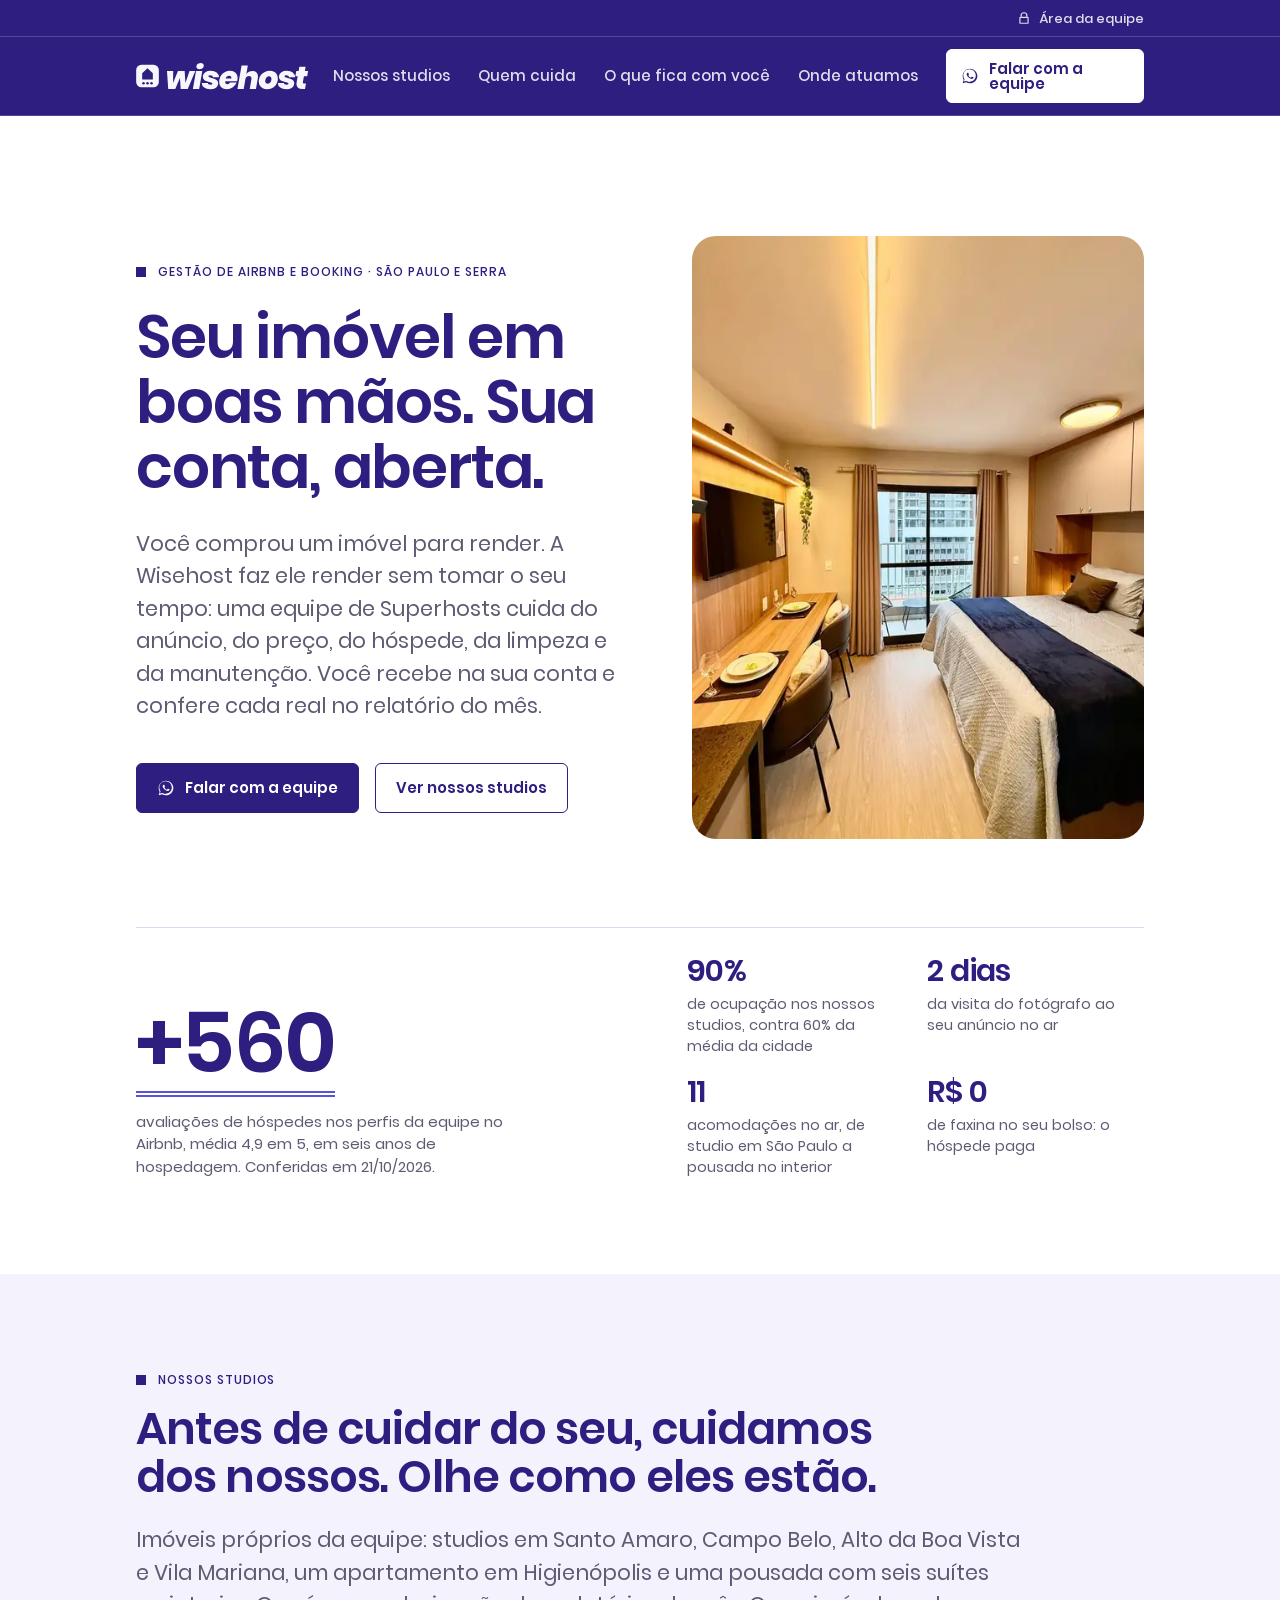
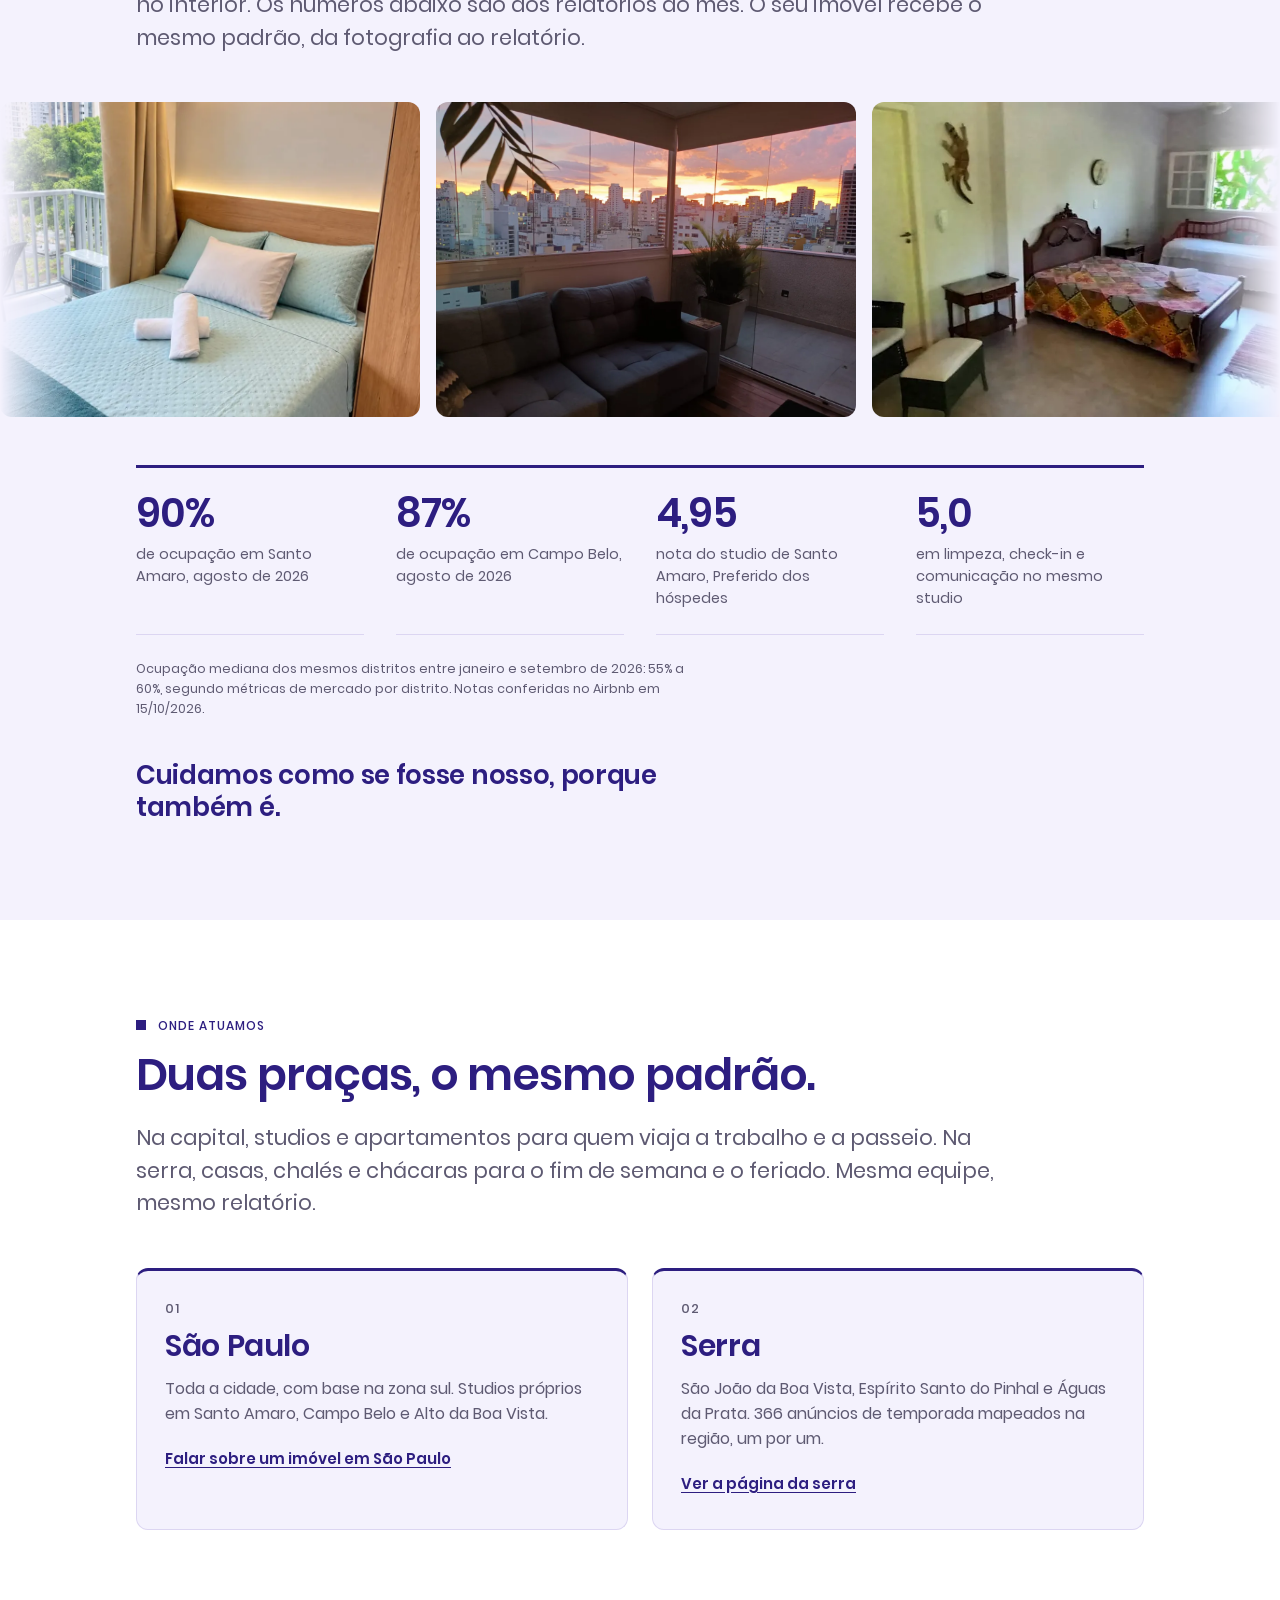
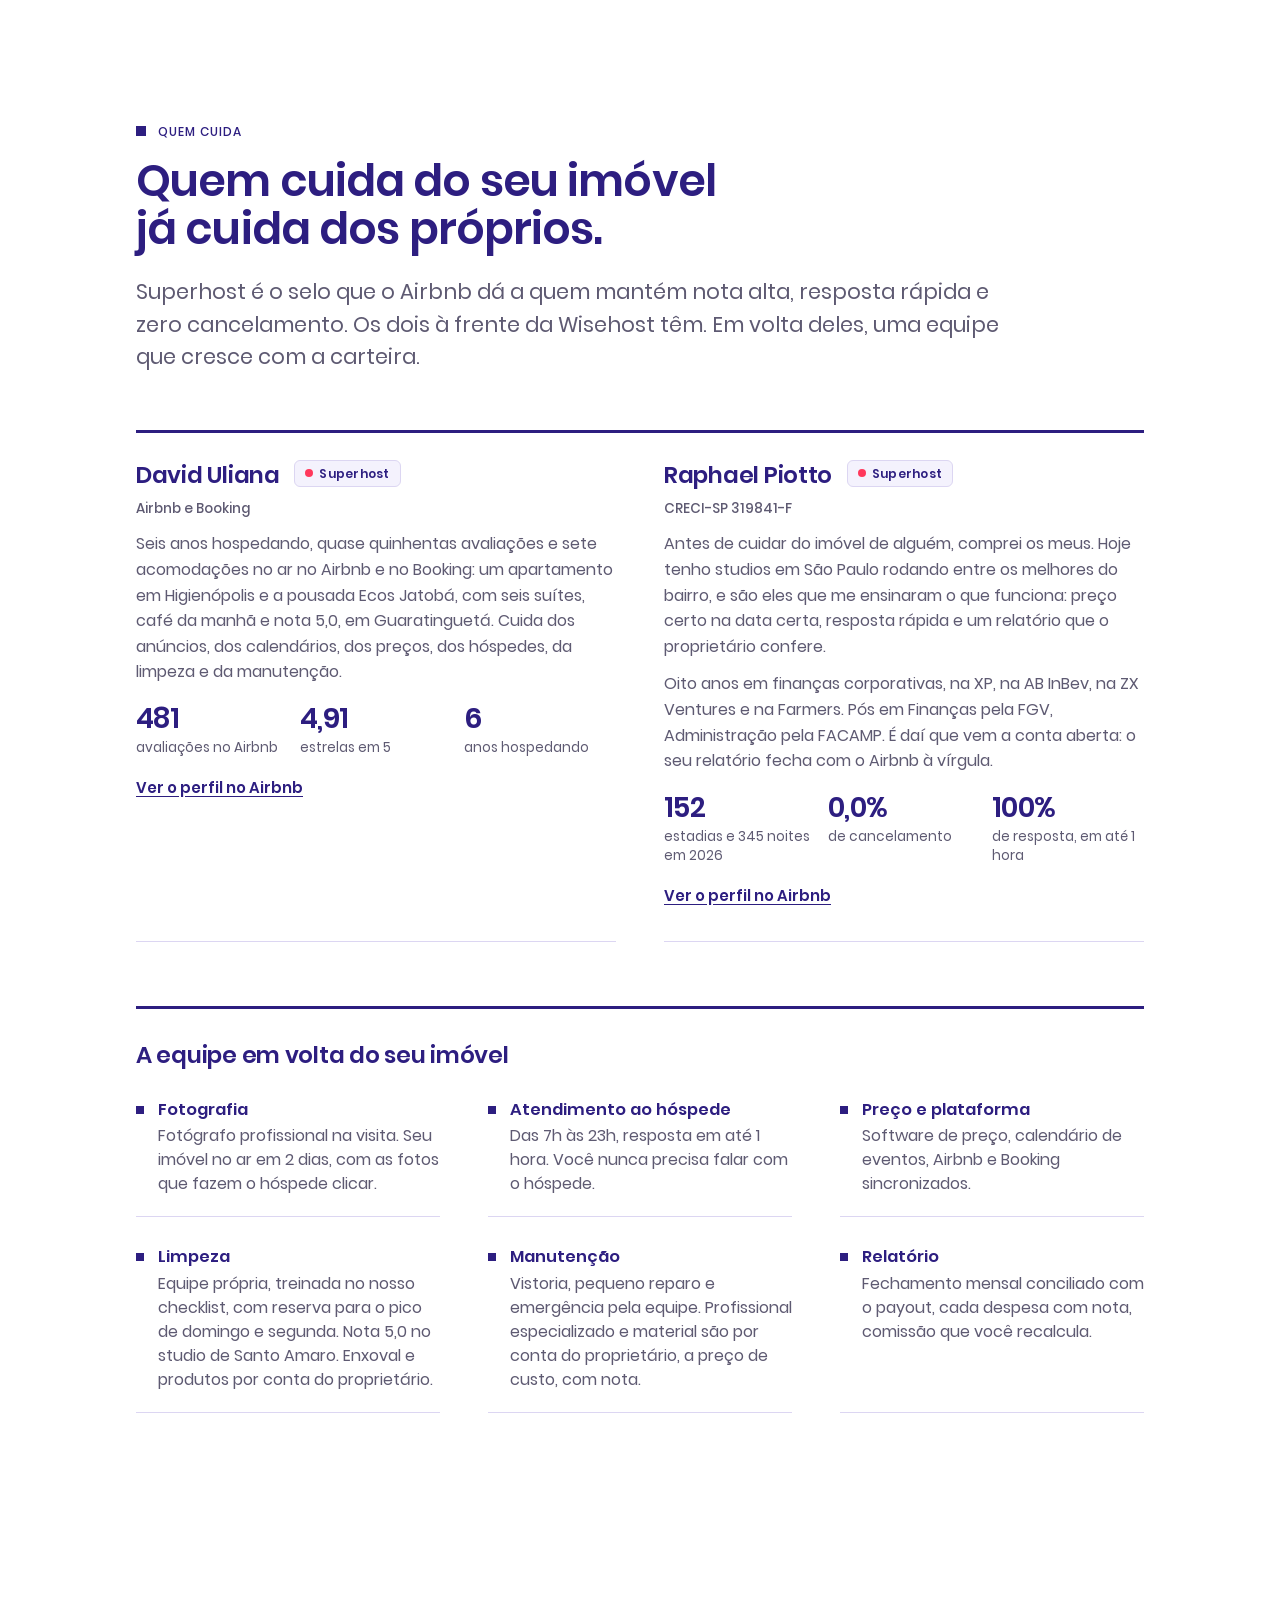
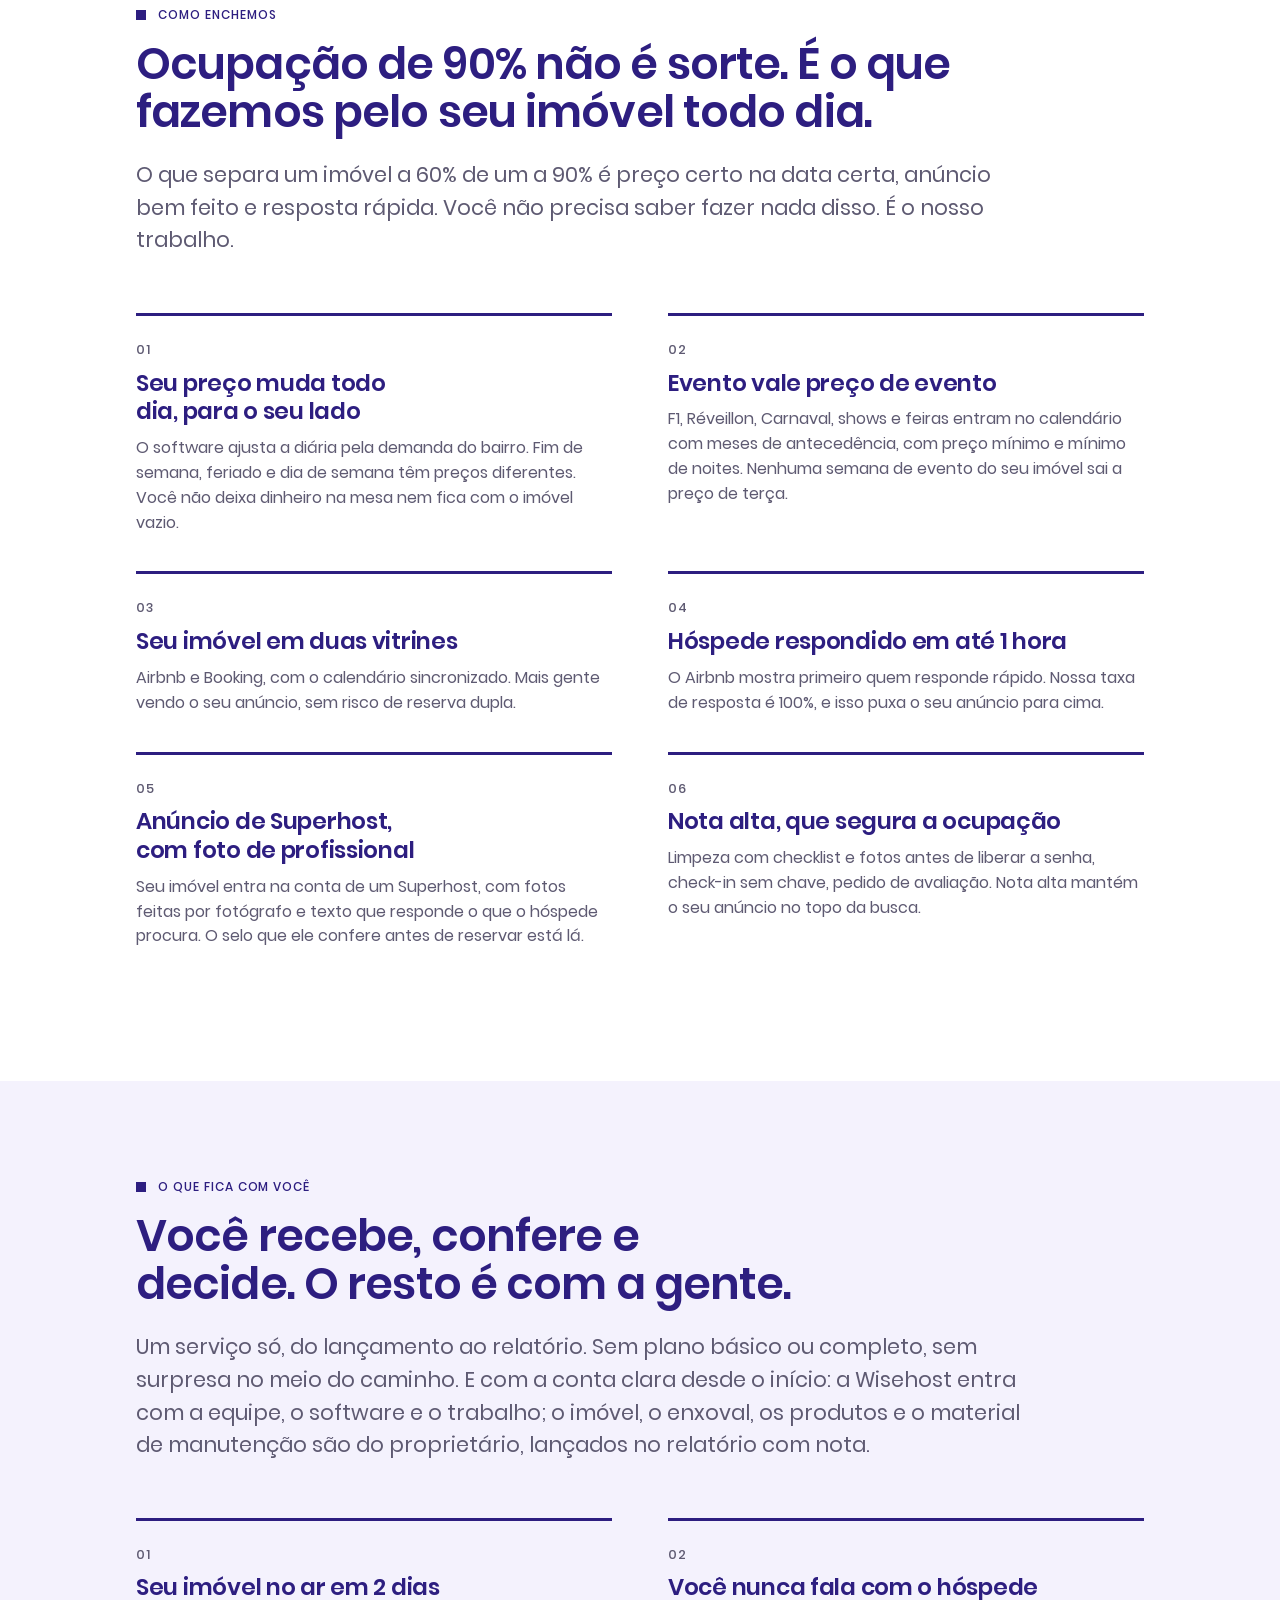
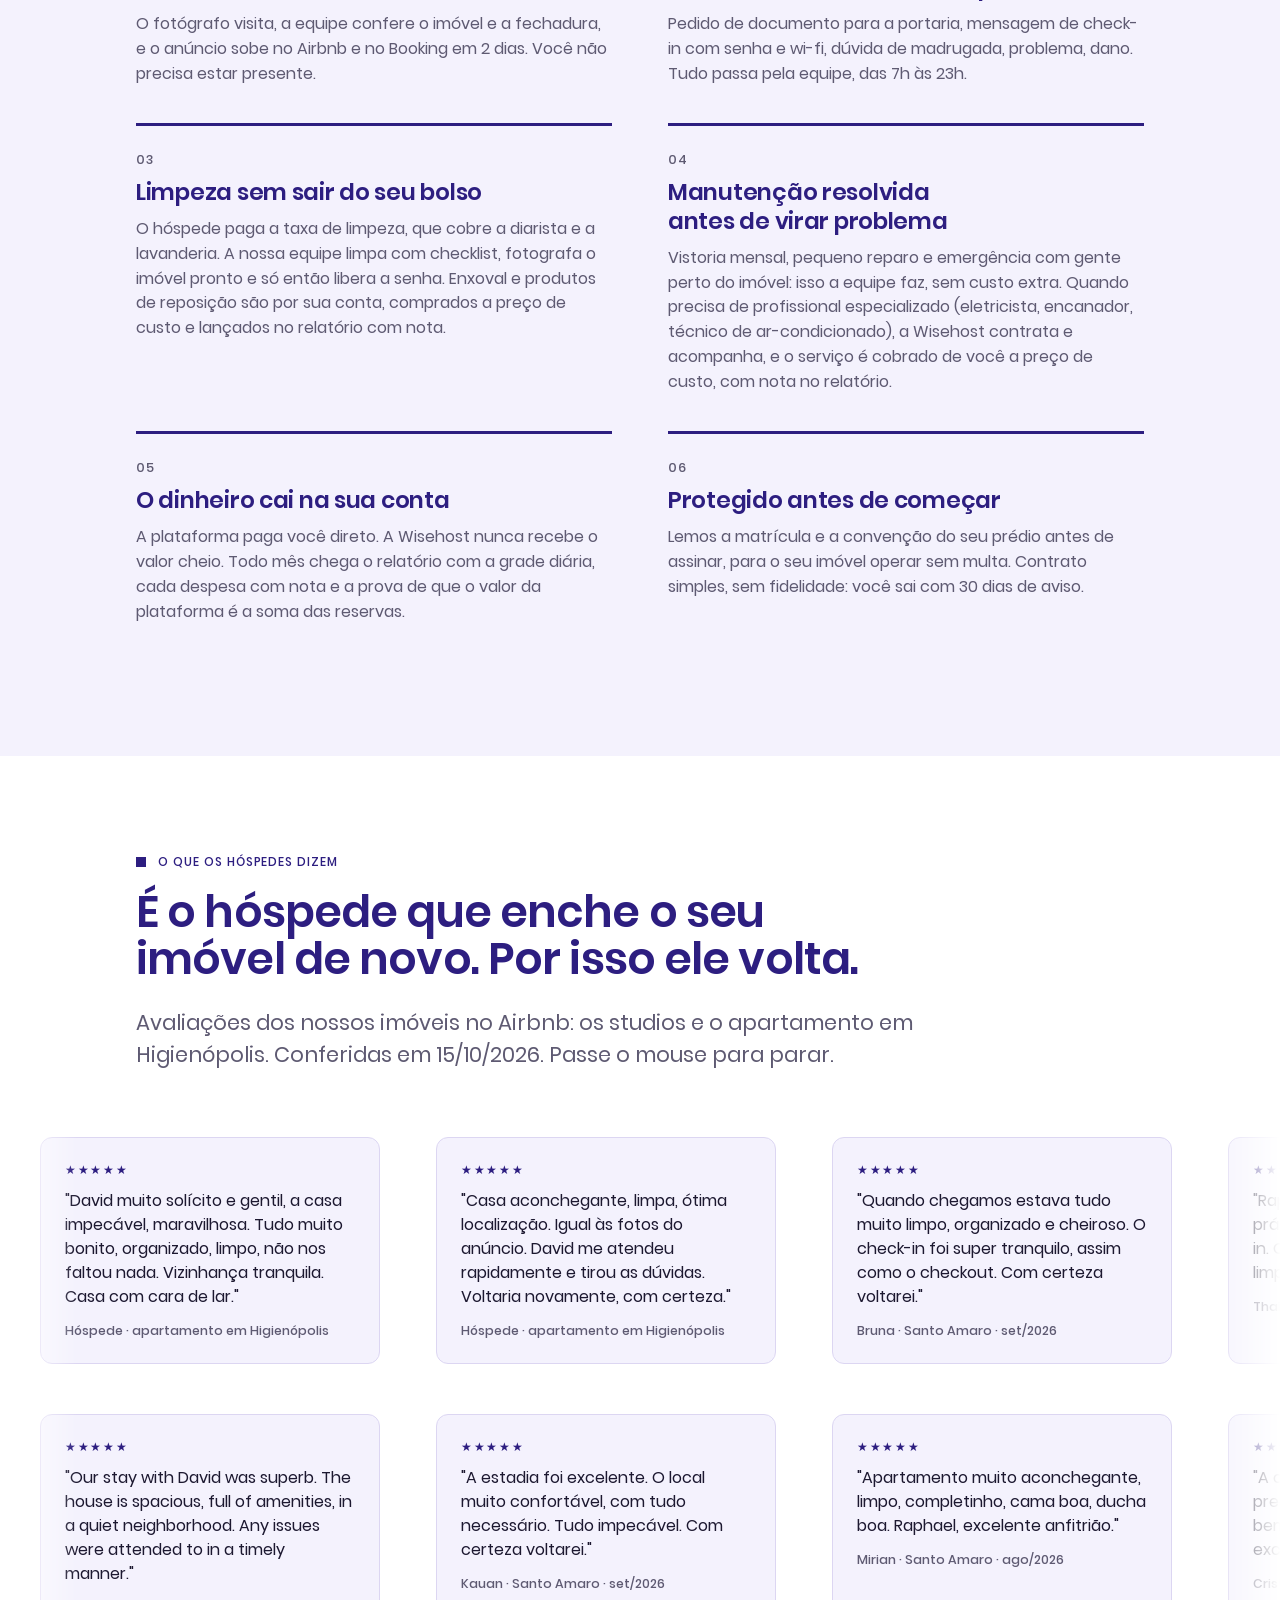
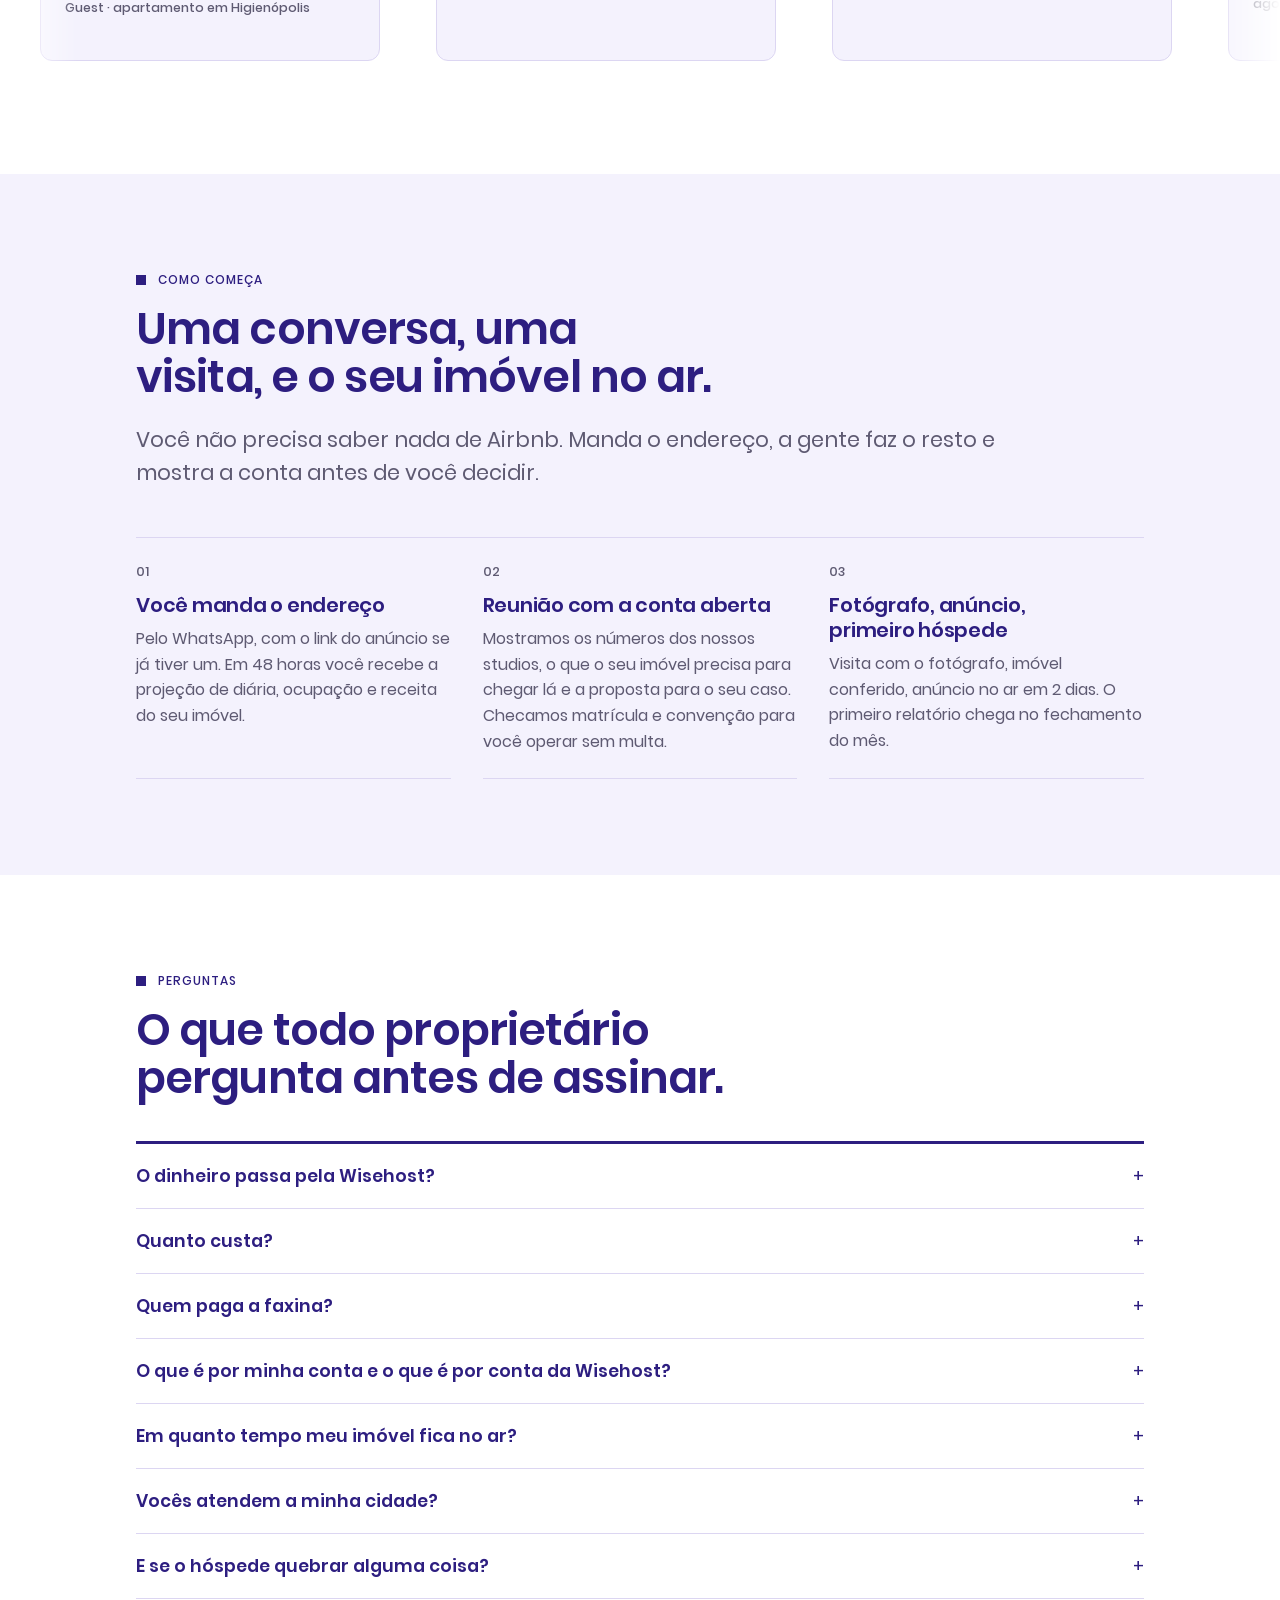
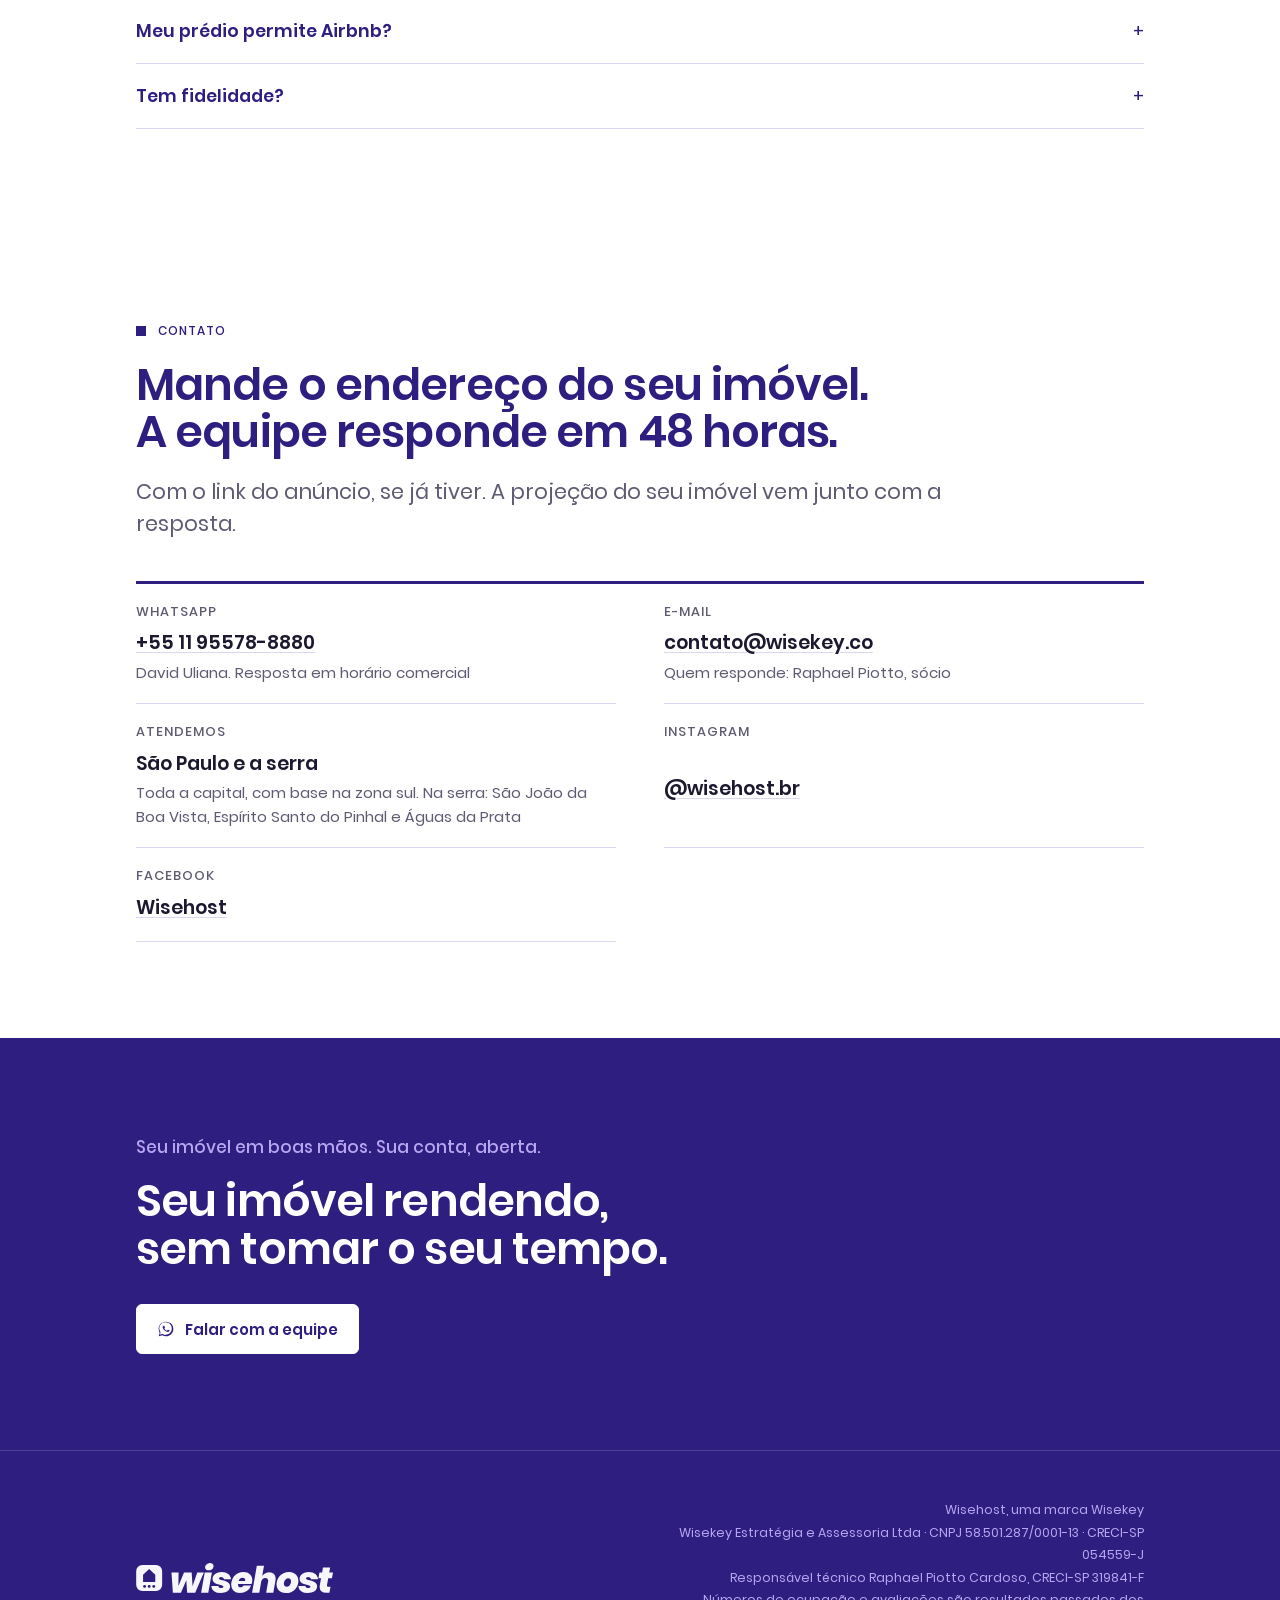
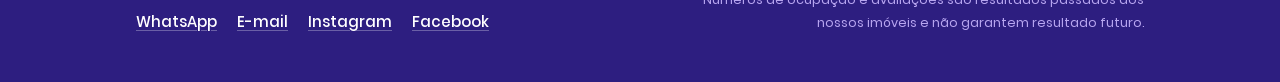
<file: index.html>
<!doctype html>
<html lang="pt-BR">
<head>
<meta charset="utf-8">
<meta name="viewport" content="width=device-width, initial-scale=1, viewport-fit=cover">
<title>Wisehost · Gestão de Airbnb em São Paulo e na serra</title>
<meta name="description" content="Seu studio cuidado por uma equipe de Superhosts com mais de 560 avaliações e média 4,9. Fotografia, anúncio no ar em 2 dias, limpeza e manutenção próprias, 90% de ocupação nos nossos studios. São Paulo e serra da Mantiqueira paulista.">
<link rel="canonical" href="https://wisesuperhost.com.br/">
<meta name="theme-color" content="#2D1E80">
<link rel="icon" href="assets/img/favicon.svg" type="image/svg+xml">
<link rel="icon" href="assets/img/favicon-32.png" sizes="32x32" type="image/png">
<link rel="apple-touch-icon" href="assets/img/apple-touch-icon.png">
<link rel="manifest" href="site.webmanifest">

<meta property="og:type" content="website">
<meta property="og:locale" content="pt_BR">
<meta property="og:site_name" content="Wisehost">
<meta property="og:title" content="Wisehost · Gestão de Airbnb em São Paulo e na serra">
<meta property="og:description" content="Seu imóvel em boas mãos. Sua conta, aberta. Equipe de Superhosts, mais de 560 avaliações, 90% de ocupação nos nossos studios.">
<meta property="og:url" content="https://wisesuperhost.com.br/">
<meta property="og:image" content="https://wisesuperhost.com.br/assets/img/og-image.png">
<meta property="og:image:width" content="1200">
<meta property="og:image:height" content="630">
<meta property="og:image:alt" content="Wisehost. Seu imóvel em boas mãos. Sua conta, aberta.">
<meta name="twitter:card" content="summary_large_image">
<meta name="twitter:title" content="Wisehost · Gestão de Airbnb em São Paulo e na serra">
<meta name="twitter:description" content="Equipe de Superhosts, mais de 560 avaliações, 90% de ocupação nos nossos studios.">
<meta name="twitter:image" content="https://wisesuperhost.com.br/assets/img/og-image.png">

<script type="application/ld+json">
{
  "@context": "https://schema.org",
  "@type": "ProfessionalService",
  "name": "Wisehost",
  "legalName": "Wisekey Estratégia e Assessoria Ltda",
  "url": "https://wisesuperhost.com.br/",
  "image": "https://wisesuperhost.com.br/assets/img/og-image.png",
  "description": "Gestão de imóveis para aluguel por temporada no Airbnb e no Booking. Equipe de Superhosts, fotografia, limpeza e manutenção próprias, relatório mensal conciliado.",
  "telephone": "+5511955788880",
  "areaServed": ["São Paulo, SP", "São João da Boa Vista, SP", "Espírito Santo do Pinhal, SP", "Águas da Prata, SP"],
  "founder": {"@type": "Person", "name": "Raphael Piotto Cardoso"},
  "knowsAbout": ["Airbnb", "Booking.com", "aluguel por temporada", "gestão de studios", "co-hosting"],
  "parentOrganization": {"@type": "Organization", "name": "Wisekey", "sameAs": ["https://www.instagram.com/wisehost.br/", "https://www.facebook.com/profile.php?id=61595593742143"]}
}
</script>

<link rel="preload" href="assets/fonts/poppins-600.woff2" as="font" type="font/woff2" crossorigin>
<link rel="preload" href="assets/fonts/poppins-400.woff2" as="font" type="font/woff2" crossorigin>
<link rel="preload" href="assets/img/hub-sala-540.webp" as="image" imagesrcset="assets/img/hub-sala-540.webp 540w, assets/img/hub-sala.webp 900w" imagesizes="(min-width: 1200px) 480px, (min-width: 820px) 40vw, 100vw">

<link rel="stylesheet" href="assets/css/site.css?v=20261119">
</head>
<body>

<svg width="0" height="0" style="position:absolute" aria-hidden="true">
  <symbol id="wa" viewBox="0 0 32 32"><path fill="currentColor" d="M16 2.9C8.8 2.9 2.9 8.8 2.9 16c0 2.5.7 4.9 1.9 7L3 29l6.2-1.7c2 1.1 4.3 1.7 6.8 1.7 7.2 0 13.1-5.9 13.1-13.1S23.2 2.9 16 2.9zm0 23.7c-2.2 0-4.4-.6-6.2-1.7l-.4-.2-4.2 1.1 1.1-4.1-.3-.4c-1.2-1.9-1.9-4.1-1.9-6.3 0-6.1 5-11.1 11.1-11.1s11.1 5 11.1 11.1-5.1 11.1-11.1 11.1zm5.9-8.2c-.3-.2-1.9-1-2.2-1.1-.3-.1-.5-.2-.7.2-.2.3-.8 1.1-1 1.3-.2.2-.4.2-.7.1-.3-.2-1.3-.5-2.5-1.6-.9-.8-1.5-1.8-1.7-2.1-.2-.3 0-.5.1-.7.1-.1.3-.4.5-.5.2-.2.2-.3.3-.5.1-.2.1-.4 0-.5-.1-.2-.7-1.7-.9-2.3-.2-.6-.5-.5-.7-.5h-.6c-.2 0-.5.1-.8.4-.3.3-1 1-1 2.4s1.1 2.8 1.2 3c.1.2 2.1 3.2 5.1 4.5.7.3 1.3.5 1.7.6.7.2 1.4.2 1.9.1.6-.1 1.9-.8 2.1-1.5.3-.7.3-1.4.2-1.5-.1-.1-.3-.2-.6-.3z"/></symbol>
  <symbol id="cad" viewBox="0 0 24 24"><path fill="none" stroke="currentColor" stroke-width="2" stroke-linecap="round" stroke-linejoin="round" d="M7 11V8a5 5 0 0 1 10 0v3M6 11h12a1 1 0 0 1 1 1v8a1 1 0 0 1-1 1H6a1 1 0 0 1-1-1v-8a1 1 0 0 1 1-1z"/></symbol>
</svg>

<div class="util"><div class="wrap"><a href="https://wisehost-app.onrender.com/" target="_blank" rel="noopener nofollow"><svg width="14" height="14" aria-hidden="true"><use href="#cad"/></svg>Área da equipe</a></div></div>

<header class="top"><div class="wrap in">
  <a class="logo" href="#topo" aria-label="Wisehost, início"><img src="assets/img/wisehost-logo-branco.svg" alt="Wisehost" width="173" height="28"></a>
  <nav aria-label="Principal">
    <a href="#studios">Nossos studios</a>
    <a href="#equipe">Quem cuida</a>
    <a href="#servico">O que fica com você</a>
    <a href="#onde">Onde atuamos</a>
    <a class="btn solid" href="https://wa.me/5511955788880?text=Oi%2C%20vim%20pelo%20site%20da%20Wisehost.%20Tenho%20um%20im%C3%B3vel%20em%20%5Bbairro%5D%20e%20quero%20conversar%20sobre%20a%20gest%C3%A3o." target="_blank" rel="noopener"><svg aria-hidden="true"><use href="#wa"/></svg>Falar com a equipe</a>
  </nav>
</div></header>

<main>

<div class="hero" id="topo"><div class="wrap">
 <div class="grid">
 <div>
  <p class="eyebrow">Gestão de Airbnb e Booking · São Paulo e serra</p>
  <h1>Seu imóvel em boas mãos. Sua conta, aberta.</h1>
  <p class="lede"><span class="r">Você comprou um imóvel para render. A Wisehost faz ele render sem tomar o seu tempo: uma equipe de Superhosts cuida do anúncio, do preço, do hóspede, da limpeza e da manutenção. Você recebe na sua conta e confere cada real no relatório do mês.</span></p>
  <div class="cta">
    <a class="btn navy" href="https://wa.me/5511955788880?text=Oi%2C%20vim%20pelo%20site%20da%20Wisehost.%20Tenho%20um%20im%C3%B3vel%20em%20%5Bbairro%5D%20e%20quero%20conversar%20sobre%20a%20gest%C3%A3o." target="_blank" rel="noopener"><svg aria-hidden="true"><use href="#wa"/></svg>Falar com a equipe</a>
    <a class="btn ghost" href="#studios" style="color:var(--navy)">Ver nossos studios</a>
  </div>
 </div>
 <div class="pic"><img src="assets/img/hub-sala-540.webp" srcset="assets/img/hub-sala-540.webp 540w, assets/img/hub-sala.webp 900w" sizes="(min-width: 1200px) 480px, (min-width: 820px) 40vw, 100vw" alt="Studio da Wisehost em Santo Amaro: cama de casal arrumada, bancada e janela para a cidade" width="900" height="1200" fetchpriority="high"></div>
 </div>
  <div class="proof">
    <div>
      <div class="big n"><span class="total">+560</span></div>
      <p class="bigk r">avaliações de hóspedes nos perfis da equipe no Airbnb, média 4,9 em 5, em seis anos de hospedagem. Conferidas em 21/10/2026.</p>
    </div>
    <div class="facts">
      <div class="fact"><div class="v n">90%</div><div class="k r">de ocupação nos nossos studios, contra 60% da média da cidade</div></div>
      <div class="fact"><div class="v n">2 dias</div><div class="k r">da visita do fotógrafo ao seu anúncio no ar</div></div>
      <div class="fact"><div class="v n">11</div><div class="k r">acomodações no ar, de studio em São Paulo a pousada no interior</div></div>
      <div class="fact"><div class="v n">R$ 0</div><div class="k r">de faxina no seu bolso: o hóspede paga</div></div>
    </div>
  </div>
</div></div>

<section class="tint" id="studios"><div class="wrap">
  <div class="sec-h">
    <div><p class="eyebrow">Nossos studios</p><h2 class="r">Antes de cuidar do seu, cuidamos dos nossos. Olhe como eles estão.</h2></div>
    <p class="lede"><span class="r">Imóveis próprios da equipe: studios em Santo Amaro, Campo Belo, Alto da Boa Vista e Vila Mariana, um apartamento em Higienópolis e uma pousada com seis suítes no interior. Os números abaixo são dos relatórios do mês. O seu imóvel recebe o mesmo padrão, da fotografia ao relatório.</span></p>
  </div>
</div>
  <div class="marquee slow r block" aria-label="Fotos dos nossos studios"><div class="track">
    <div class="shot"><img src="assets/img/vm-03.webp" alt="Studio em Vila Mariana: cama de casal e varanda, a 300 m do metrô" width="1200" height="900" loading="lazy"></div>
    <div class="shot"><img src="assets/img/david-01.webp" alt="Varanda envidraçada do apartamento em Higienópolis ao pôr do sol, com vista para os prédios de São Paulo" width="1200" height="900" loading="lazy"></div>
    <div class="shot"><img src="assets/img/pousada-07.webp" alt="Suíte família da pousada Ecos Jatobá, em Guaratinguetá, operada pelo David" width="1200" height="900" loading="lazy"></div>
    <div class="shot"><img src="assets/img/hub-sala.webp" alt="Studio em Santo Amaro: cama de casal, bancada e janela para a cidade" width="900" height="1200" loading="lazy"></div>
    <div class="shot"><img src="assets/img/vm-02.webp" alt="Cozinha e sala do studio em Vila Mariana" width="1200" height="900" loading="lazy"></div>
    <div class="shot"><img src="assets/img/david-02.webp" alt="Sala do apartamento em Higienópolis com piso de madeira, plantas e vista para a cidade" width="720" height="540" loading="lazy"></div>
    <div class="shot"><img src="assets/img/pousada-02.webp" alt="Jardim e varanda da pousada Ecos Jatobá" width="1200" height="900" loading="lazy"></div>
    <div class="shot"><img src="assets/img/movi-04.webp" alt="Vista do studio em Campo Belo sobre os prédios da zona sul" width="1200" height="900" loading="lazy"></div>
    <div class="shot"><img src="assets/img/pousada-05.webp" alt="Suíte da pousada Ecos Jatobá com janela para o jardim" width="1200" height="900" loading="lazy"></div>
    <div class="shot"><img src="assets/img/david-04.webp" alt="Pôr do sol sobre São Paulo visto da varanda do apartamento em Higienópolis" width="1200" height="675" loading="lazy"></div>
    <div class="shot"><img src="assets/img/belo-02.webp" alt="Studio no Alto da Boa Vista: cama arrumada com manta azul e janela" width="1200" height="900" loading="lazy"></div>
    <div class="shot"><img src="assets/img/david-05.webp" alt="Quarto do apartamento em Higienópolis com cama de casal e janela para a cidade" width="1200" height="675" loading="lazy"></div>
    <div class="shot"><img src="assets/img/hub-varanda.webp" alt="Varanda do studio com duas poltronas e vista para São Paulo" width="1200" height="900" loading="lazy"></div>
    <div class="shot"><img src="assets/img/david-07.webp" alt="Sofá da varanda do apartamento em Higienópolis com o céu lilás no fim da tarde" width="1200" height="675" loading="lazy"></div>
    <div class="shot"><img src="assets/img/movi-01.webp" alt="Cama de casal pronta para o hóspede no studio de Campo Belo" width="1200" height="900" loading="lazy"></div>
    <div class="shot"><img src="assets/img/david-08.webp" alt="Cozinha e mesa de jantar do apartamento em Higienópolis" width="720" height="540" loading="lazy"></div>
    <div class="shot"><img src="assets/img/belo-09.webp" alt="Cozinha compacta com cooktop e armários claros" width="1200" height="900" loading="lazy"></div>
    <div class="shot"><img src="assets/img/david-10.webp" alt="Varanda do apartamento em Higienópolis em dia de sol" width="720" height="480" loading="lazy"></div>
    <div class="shot"><img src="assets/img/movi-24.webp" alt="Piscina do condomínio em Campo Belo" width="1200" height="900" loading="lazy"></div>
    <div class="shot"><img src="assets/img/hub-cozinha.webp" alt="Cozinha com geladeira inox e cooktop" width="900" height="1200" loading="lazy"></div>
    <div class="shot"><img src="assets/img/belo-14.webp" alt="Bancada com duas banquetas e TV" width="1200" height="900" loading="lazy"></div>
    <div class="shot"><img src="assets/img/movi-26.webp" alt="Academia do condomínio em Campo Belo" width="1200" height="900" loading="lazy"></div>
    <div class="shot"><img src="assets/img/hub-mesa.webp" alt="Bancada de refeição com painel de madeira e TV" width="900" height="1200" loading="lazy"></div>
    <div class="shot"><img src="assets/img/movi-05.webp" alt="Varanda com duas cadeiras e vista para a cidade" width="1200" height="900" loading="lazy"></div>
    <div class="shot dup"><img src="assets/img/vm-03.webp" alt="" width="1200" height="900" loading="lazy"></div>
    <div class="shot dup"><img src="assets/img/david-01.webp" alt="" width="1200" height="900" loading="lazy"></div>
    <div class="shot dup"><img src="assets/img/pousada-07.webp" alt="" width="1200" height="900" loading="lazy"></div>
    <div class="shot dup"><img src="assets/img/hub-sala.webp" alt="" width="900" height="1200" loading="lazy"></div>
    <div class="shot dup"><img src="assets/img/vm-02.webp" alt="" width="1200" height="900" loading="lazy"></div>
    <div class="shot dup"><img src="assets/img/david-02.webp" alt="" width="720" height="540" loading="lazy"></div>
    <div class="shot dup"><img src="assets/img/pousada-02.webp" alt="" width="1200" height="900" loading="lazy"></div>
    <div class="shot dup"><img src="assets/img/movi-04.webp" alt="" width="1200" height="900" loading="lazy"></div>
    <div class="shot dup"><img src="assets/img/pousada-05.webp" alt="" width="1200" height="900" loading="lazy"></div>
    <div class="shot dup"><img src="assets/img/david-04.webp" alt="" width="1200" height="675" loading="lazy"></div>
    <div class="shot dup"><img src="assets/img/belo-02.webp" alt="" width="1200" height="900" loading="lazy"></div>
    <div class="shot dup"><img src="assets/img/david-05.webp" alt="" width="1200" height="675" loading="lazy"></div>
    <div class="shot dup"><img src="assets/img/hub-varanda.webp" alt="" width="1200" height="900" loading="lazy"></div>
    <div class="shot dup"><img src="assets/img/david-07.webp" alt="" width="1200" height="675" loading="lazy"></div>
    <div class="shot dup"><img src="assets/img/movi-01.webp" alt="" width="1200" height="900" loading="lazy"></div>
    <div class="shot dup"><img src="assets/img/david-08.webp" alt="" width="720" height="540" loading="lazy"></div>
    <div class="shot dup"><img src="assets/img/belo-09.webp" alt="" width="1200" height="900" loading="lazy"></div>
    <div class="shot dup"><img src="assets/img/david-10.webp" alt="" width="720" height="480" loading="lazy"></div>
    <div class="shot dup"><img src="assets/img/movi-24.webp" alt="" width="1200" height="900" loading="lazy"></div>
    <div class="shot dup"><img src="assets/img/hub-cozinha.webp" alt="" width="900" height="1200" loading="lazy"></div>
    <div class="shot dup"><img src="assets/img/belo-14.webp" alt="" width="1200" height="900" loading="lazy"></div>
    <div class="shot dup"><img src="assets/img/movi-26.webp" alt="" width="1200" height="900" loading="lazy"></div>
    <div class="shot dup"><img src="assets/img/hub-mesa.webp" alt="" width="900" height="1200" loading="lazy"></div>
    <div class="shot dup"><img src="assets/img/movi-05.webp" alt="" width="1200" height="900" loading="lazy"></div>
  </div></div>
<div class="wrap">
  <div class="tiles r block">
    <div class="tile"><div class="v n">90%</div><div class="k">de ocupação em Santo Amaro, agosto de 2026</div></div>
    <div class="tile"><div class="v n">87%</div><div class="k">de ocupação em Campo Belo, agosto de 2026</div></div>
    <div class="tile"><div class="v n">4,95</div><div class="k">nota do studio de Santo Amaro, Preferido dos hóspedes</div></div>
    <div class="tile"><div class="v n">5,0</div><div class="k">em limpeza, check-in e comunicação no mesmo studio</div></div>
  </div>
  <p class="src r">Ocupação mediana dos mesmos distritos entre janeiro e setembro de 2026: 55% a 60%, segundo métricas de mercado por distrito. Notas conferidas no Airbnb em 15/10/2026.</p>
  <p class="rule r">Cuidamos como se fosse nosso, porque também é.</p>
</div></section>

<section id="onde"><div class="wrap">
  <div class="sec-h">
    <div><p class="eyebrow">Onde atuamos</p><h2>Duas praças, o mesmo padrão.</h2></div>
    <p class="lede">Na capital, studios e apartamentos para quem viaja a trabalho e a passeio. Na serra, casas, chalés e chácaras para o fim de semana e o feriado. Mesma equipe, mesmo relatório.</p>
  </div>
  <div class="pracas">
    <a class="praca" href="#contato">
      <div class="num">01</div>
      <h3>São Paulo</h3>
      <p>Toda a cidade, com base na zona sul. Studios próprios em Santo Amaro, Campo Belo e Alto da Boa Vista.</p>
      <span class="go">Falar sobre um imóvel em São Paulo</span>
    </a>
    <a class="praca" href="serra/">
      <div class="num">02</div>
      <h3>Serra</h3>
      <p>São João da Boa Vista, Espírito Santo do Pinhal e Águas da Prata. 366 anúncios de temporada mapeados na região, um por um.</p>
      <span class="go">Ver a página da serra</span>
    </a>
  </div>
</div></section>

<section id="equipe"><div class="wrap">
  <div class="sec-h">
    <div><p class="eyebrow">Quem cuida</p><h2 class="r">Quem cuida do seu imóvel já cuida dos próprios.</h2></div>
    <p class="lede"><span class="r">Superhost é o selo que o Airbnb dá a quem mantém nota alta, resposta rápida e zero cancelamento. Os dois à frente da Wisehost têm. Em volta deles, uma equipe que cresce com a carteira.</span></p>
  </div>
  <div class="team r block">
    <div class="pp">
      <h3>David Uliana <span class="selo">Superhost</span></h3>
      <p class="tag">Airbnb e Booking</p>
      <p>Seis anos hospedando, quase quinhentas avaliações e sete acomodações no ar no Airbnb e no Booking: um apartamento em Higienópolis e a pousada Ecos Jatobá, com seis suítes, café da manhã e nota 5,0, em Guaratinguetá. Cuida dos anúncios, dos calendários, dos preços, dos hóspedes, da limpeza e da manutenção.</p>
      <div class="stats">
        <div><div class="v n">481</div><div class="k">avaliações no Airbnb</div></div>
        <div><div class="v n">4,91</div><div class="k">estrelas em 5</div></div>
        <div><div class="v n">6</div><div class="k">anos hospedando</div></div>
      </div>
      <a class="lk" href="https://www.airbnb.com.br/users/profile/1469669818289103245" target="_blank" rel="noopener">Ver o perfil no Airbnb</a>
    </div>
<div class="pp">
      <h3>Raphael Piotto <span class="selo">Superhost</span></h3>
      <p class="tag">CRECI-SP 319841-F</p>
      <p>Antes de cuidar do imóvel de alguém, comprei os meus. Hoje tenho studios em São Paulo rodando entre os melhores do bairro, e são eles que me ensinaram o que funciona: preço certo na data certa, resposta rápida e um relatório que o proprietário confere.</p>
      <p>Oito anos em finanças corporativas, na XP, na AB InBev, na ZX Ventures e na Farmers. Pós em Finanças pela FGV, Administração pela FACAMP. É daí que vem a conta aberta: o seu relatório fecha com o Airbnb à vírgula.</p>
      <div class="stats">
        <div><div class="v n">152</div><div class="k">estadias e 345 noites em 2026</div></div>
        <div><div class="v n">0,0%</div><div class="k">de cancelamento</div></div>
        <div><div class="v n">100%</div><div class="k">de resposta, em até 1 hora</div></div>
      </div>
      <a class="lk" href="https://www.airbnb.com.br/users/profile/1468630129776752098" target="_blank" rel="noopener">Ver o perfil no Airbnb</a>
    </div>
    
  </div>
<div class="crew r block">
    <h3>A equipe em volta do seu imóvel</h3>
    <ul>
      <li><b>Fotografia</b>Fotógrafo profissional na visita. Seu imóvel no ar em 2 dias, com as fotos que fazem o hóspede clicar.</li>
      <li><b>Atendimento ao hóspede</b>Das 7h às 23h, resposta em até 1 hora. Você nunca precisa falar com o hóspede.</li>
      <li><b>Preço e plataforma</b>Software de preço, calendário de eventos, Airbnb e Booking sincronizados.</li>
      <li><b>Limpeza</b>Equipe própria, treinada no nosso checklist, com reserva para o pico de domingo e segunda. Nota 5,0 no studio de Santo Amaro. Enxoval e produtos por conta do proprietário.</li>
      <li><b>Manutenção</b>Vistoria, pequeno reparo e emergência pela equipe. Profissional especializado e material são por conta do proprietário, a preço de custo, com nota.</li>
      <li><b>Relatório</b>Fechamento mensal conciliado com o payout, cada despesa com nota, comissão que você recalcula.</li>
    </ul>
  </div>
</div></section>

<section id="metodo"><div class="wrap">
  <div class="sec-h">
    <div><p class="eyebrow">Como enchemos</p><h2 class="r">Ocupação de 90% não é sorte. É o que fazemos pelo seu imóvel todo dia.</h2></div>
    <p class="lede"><span class="r">O que separa um imóvel a 60% de um a 90% é preço certo na data certa, anúncio bem feito e resposta rápida. Você não precisa saber fazer nada disso. É o nosso trabalho.</span></p>
  </div>
  <div class="areas r block">
    <article class="area"><div class="num">01</div><h3>Seu preço muda todo dia, para o seu lado</h3><p>O software ajusta a diária pela demanda do bairro. Fim de semana, feriado e dia de semana têm preços diferentes. Você não deixa dinheiro na mesa nem fica com o imóvel vazio.</p></article>
    <article class="area"><div class="num">02</div><h3>Evento vale preço de evento</h3><p>F1, Réveillon, Carnaval, shows e feiras entram no calendário com meses de antecedência, com preço mínimo e mínimo de noites. Nenhuma semana de evento do seu imóvel sai a preço de terça.</p></article>
    <article class="area"><div class="num">03</div><h3>Seu imóvel em duas vitrines</h3><p>Airbnb e Booking, com o calendário sincronizado. Mais gente vendo o seu anúncio, sem risco de reserva dupla.</p></article>
    <article class="area"><div class="num">04</div><h3>Hóspede respondido em até 1 hora</h3><p>O Airbnb mostra primeiro quem responde rápido. Nossa taxa de resposta é 100%, e isso puxa o seu anúncio para cima.</p></article>
    <article class="area"><div class="num">05</div><h3>Anúncio de Superhost, com foto de profissional</h3><p>Seu imóvel entra na conta de um Superhost, com fotos feitas por fotógrafo e texto que responde o que o hóspede procura. O selo que ele confere antes de reservar está lá.</p></article>
    <article class="area"><div class="num">06</div><h3>Nota alta, que segura a ocupação</h3><p>Limpeza com checklist e fotos antes de liberar a senha, check-in sem chave, pedido de avaliação. Nota alta mantém o seu anúncio no topo da busca.</p></article>
  </div>
</div></section>

<section class="tint" id="servico"><div class="wrap">
  <div class="sec-h">
    <div><p class="eyebrow">O que fica com você</p><h2 class="r">Você recebe, confere e decide. O resto é com a gente.</h2></div>
    <p class="lede"><span class="r">Um serviço só, do lançamento ao relatório. Sem plano básico ou completo, sem surpresa no meio do caminho. E com a conta clara desde o início: a Wisehost entra com a equipe, o software e o trabalho; o imóvel, o enxoval, os produtos e o material de manutenção são do proprietário, lançados no relatório com nota.</span></p>
  </div>
  <div class="areas r block">
    <article class="area"><div class="num">01</div><h3>Seu imóvel no ar em 2 dias</h3><p>O fotógrafo visita, a equipe confere o imóvel e a fechadura, e o anúncio sobe no Airbnb e no Booking em 2 dias. Você não precisa estar presente.</p></article>
    <article class="area"><div class="num">02</div><h3>Você nunca fala com o hóspede</h3><p>Pedido de documento para a portaria, mensagem de check-in com senha e wi-fi, dúvida de madrugada, problema, dano. Tudo passa pela equipe, das 7h às 23h.</p></article>
    <article class="area"><div class="num">03</div><h3>Limpeza sem sair do seu bolso</h3><p>O hóspede paga a taxa de limpeza, que cobre a diarista e a lavanderia. A nossa equipe limpa com checklist, fotografa o imóvel pronto e só então libera a senha. Enxoval e produtos de reposição são por sua conta, comprados a preço de custo e lançados no relatório com nota.</p></article>
    <article class="area"><div class="num">04</div><h3>Manutenção resolvida antes de virar problema</h3><p>Vistoria mensal, pequeno reparo e emergência com gente perto do imóvel: isso a equipe faz, sem custo extra. Quando precisa de profissional especializado (eletricista, encanador, técnico de ar-condicionado), a Wisehost contrata e acompanha, e o serviço é cobrado de você a preço de custo, com nota no relatório.</p></article>
    <article class="area"><div class="num">05</div><h3>O dinheiro cai na sua conta</h3><p>A plataforma paga você direto. A Wisehost nunca recebe o valor cheio. Todo mês chega o relatório com a grade diária, cada despesa com nota e a prova de que o valor da plataforma é a soma das reservas.</p></article>
    <article class="area"><div class="num">06</div><h3>Protegido antes de começar</h3><p>Lemos a matrícula e a convenção do seu prédio antes de assinar, para o seu imóvel operar sem multa. Contrato simples, sem fidelidade: você sai com 30 dias de aviso.</p></article>
  </div>
</div></section>

<section id="hospedes"><div class="wrap">
  <div class="sec-h">
    <div><p class="eyebrow">O que os hóspedes dizem</p><h2 class="r">É o hóspede que enche o seu imóvel de novo. Por isso ele volta.</h2></div>
    <p class="lede"><span class="r">Avaliações dos nossos imóveis no Airbnb: os studios e o apartamento em Higienópolis. Conferidas em 15/10/2026. Passe o mouse para parar.</span></p>
  </div>
</div>
  <div class="marquee r block" aria-label="Avaliações de hóspedes"><div class="track">
        <figure class="card"><div class="stars">★★★★★</div><p>"David muito solícito e gentil, a casa impecável, maravilhosa. Tudo muito bonito, organizado, limpo, não nos faltou nada. Vizinhança tranquila. Casa com cara de lar."</p><cite>Hóspede · apartamento em Higienópolis</cite></figure>
    <figure class="card"><div class="stars">★★★★★</div><p>"Casa aconchegante, limpa, ótima localização. Igual às fotos do anúncio. David me atendeu rapidamente e tirou as dúvidas. Voltaria novamente, com certeza."</p><cite>Hóspede · apartamento em Higienópolis</cite></figure>
    <figure class="card"><div class="stars">★★★★★</div><p>"Quando chegamos estava tudo muito limpo, organizado e cheiroso. O check-in foi super tranquilo, assim como o checkout. Com certeza voltarei."</p><cite>Bruna · Santo Amaro · set/2026</cite></figure>
    <figure class="card"><div class="stars">★★★★★</div><p>"Raphael nos mandou mensagens práticas e didáticas sobre o check-in. O apartamento estava super limpo e é muito aconchegante."</p><cite>Thaís · Santo Amaro · ago/2026</cite></figure>
    <figure class="card"><div class="stars">★★★★★</div><p>"Aconchegante, utensílios ótimos, chuveiro maravilhoso. O anfitrião responde muito rápido, de forma gentil e objetiva."</p><cite>Jennifer · Santo Amaro · ago/2026</cite></figure>
    <figure class="card"><div class="stars">★★★★★</div><p>"O lugar estava impecável, limpinho, super bem cuidado e cheiroso. Vista linda. Esperamos voltar em breve."</p><cite>Isabela · Santo Amaro · ago/2026</cite></figure>
    <figure class="card"><div class="stars">★★★★★</div><p>"O local é bonito, organizado, cheiroso, seguro. A estação fica na rua principal, a uma quadra."</p><cite>Ana Paula · Santo Amaro · ago/2026</cite></figure>
    <figure class="card"><div class="stars">★★★★★</div><p>"Tudo novinho e de muito bom gosto. Precisei entrar de última hora e o anfitrião foi super rápido com as respostas."</p><cite>Joanna · Santo Amaro · jul/2026</cite></figure>
        <figure class="card"><div class="stars">★★★★★</div><p>"Um lugar incrível. Passamos dias muito bons lá. O David nos respondia sempre na hora. Voltaremos com certeza."</p><cite>Patrick · apartamento em Higienópolis · out/2025</cite></figure>
    <figure class="card"><div class="stars">★★★★★</div><p>"Adoramos o local, estava muito limpo e organizado. Tudo exatamente igual às fotos, e ele responde muito rápido."</p><cite>Maria Antonieta · apartamento em Higienópolis · ago/2025</cite></figure>
    <figure class="card"><div class="stars">★★★★★</div><p>"O espaço do David é maravilhoso e com certeza tem a vista mais bonita da cidade."</p><cite>Fernando · apartamento em Higienópolis · jun/2025</cite></figure>
    <figure class="card"><div class="stars">★★★★★</div><p>"Cobertura aconchegante, anfitrião excelente, sempre pronto para responder e atender o hóspede. Instruções claras do apartamento."</p><cite>Hóspede · apartamento em Higienópolis · jan/2023</cite></figure>
    <figure class="card dup"><div class="stars">★★★★★</div><p>"David muito solícito e gentil, a casa impecável, maravilhosa. Tudo muito bonito, organizado, limpo, não nos faltou nada. Vizinhança tranquila. Casa com cara de lar."</p><cite>Hóspede · apartamento em Higienópolis</cite></figure>
    <figure class="card dup"><div class="stars">★★★★★</div><p>"Casa aconchegante, limpa, ótima localização. Igual às fotos do anúncio. David me atendeu rapidamente e tirou as dúvidas. Voltaria novamente, com certeza."</p><cite>Hóspede · apartamento em Higienópolis</cite></figure>
    <figure class="card dup"><div class="stars">★★★★★</div><p>"Quando chegamos estava tudo muito limpo, organizado e cheiroso. O check-in foi super tranquilo, assim como o checkout. Com certeza voltarei."</p><cite>Bruna · Santo Amaro · set/2026</cite></figure>
    <figure class="card dup"><div class="stars">★★★★★</div><p>"Raphael nos mandou mensagens práticas e didáticas sobre o check-in. O apartamento estava super limpo e é muito aconchegante."</p><cite>Thaís · Santo Amaro · ago/2026</cite></figure>
    <figure class="card dup"><div class="stars">★★★★★</div><p>"Aconchegante, utensílios ótimos, chuveiro maravilhoso. O anfitrião responde muito rápido, de forma gentil e objetiva."</p><cite>Jennifer · Santo Amaro · ago/2026</cite></figure>
    <figure class="card dup"><div class="stars">★★★★★</div><p>"O lugar estava impecável, limpinho, super bem cuidado e cheiroso. Vista linda. Esperamos voltar em breve."</p><cite>Isabela · Santo Amaro · ago/2026</cite></figure>
    <figure class="card dup"><div class="stars">★★★★★</div><p>"O local é bonito, organizado, cheiroso, seguro. A estação fica na rua principal, a uma quadra."</p><cite>Ana Paula · Santo Amaro · ago/2026</cite></figure>
    <figure class="card dup"><div class="stars">★★★★★</div><p>"Tudo novinho e de muito bom gosto. Precisei entrar de última hora e o anfitrião foi super rápido com as respostas."</p><cite>Joanna · Santo Amaro · jul/2026</cite></figure>
      <figure class="card dup"><div class="stars">★★★★★</div><p>"Um lugar incrível. Passamos dias muito bons lá. O David nos respondia sempre na hora. Voltaremos com certeza."</p><cite>Patrick · apartamento em Higienópolis · out/2025</cite></figure>
    <figure class="card dup"><div class="stars">★★★★★</div><p>"Adoramos o local, estava muito limpo e organizado. Tudo exatamente igual às fotos, e ele responde muito rápido."</p><cite>Maria Antonieta · apartamento em Higienópolis · ago/2025</cite></figure>
    <figure class="card dup"><div class="stars">★★★★★</div><p>"O espaço do David é maravilhoso e com certeza tem a vista mais bonita da cidade."</p><cite>Fernando · apartamento em Higienópolis · jun/2025</cite></figure>
    <figure class="card dup"><div class="stars">★★★★★</div><p>"Cobertura aconchegante, anfitrião excelente, sempre pronto para responder e atender o hóspede. Instruções claras do apartamento."</p><cite>Hóspede · apartamento em Higienópolis · jan/2023</cite></figure>
  </div></div>
  <div class="marquee rev" aria-hidden="true"><div class="track">
        <figure class="card"><div class="stars">★★★★★</div><p>"Our stay with David was superb. The house is spacious, full of amenities, in a quiet neighborhood. Any issues were attended to in a timely manner."</p><cite>Guest · apartamento em Higienópolis</cite></figure>
    <figure class="card"><div class="stars">★★★★★</div><p>"A estadia foi excelente. O local muito confortável, com tudo necessário. Tudo impecável. Com certeza voltarei."</p><cite>Kauan · Santo Amaro · set/2026</cite></figure>
    <figure class="card"><div class="stars">★★★★★</div><p>"Apartamento muito aconchegante, limpo, completinho, cama boa, ducha boa. Raphael, excelente anfitrião."</p><cite>Mirian · Santo Amaro · ago/2026</cite></figure>
    <figure class="card"><div class="stars">★★★★★</div><p>"A casa tem tudo que a gente precisa. Roupas de cama e toalhas bem limpinhas. David foi um excelente anfitrião."</p><cite>Cristiane · apartamento em Higienópolis · ago/2026</cite></figure>
    <figure class="card"><div class="stars">★★★★★</div><p>"Apartamento muito bom e com uma vista linda."</p><cite>Pedro · Santo Amaro · out/2026</cite></figure>
    <figure class="card"><div class="stars">★★★★★</div><p>"Adoramos nossa estadia, lugar agradável. O apartamento muito aconchegante e limpo. Com certeza voltaremos em breve."</p><cite>Pablo · Santo Amaro · jul/2026</cite></figure>
    <figure class="card"><div class="stars">★★★★☆</div><p>"Tranquila, a localização era perfeita, comércio e transporte muito próximos."</p><cite>Luciana · Santo Amaro · out/2026</cite></figure>
    <figure class="card"><div class="stars">★★★★★</div><p>"Muito boa a casa, tranquilo o bairro, recomendo."</p><cite>Estevão · apartamento em Higienópolis · ago/2026</cite></figure>
        <figure class="card"><div class="stars">★★★★★</div><p>"Ótimo apartamento, em um local com muitas opções de restaurantes e bares. O anfitrião sempre respondeu rapidamente. Tudo perfeito."</p><cite>Sergio · apartamento em Higienópolis · set/2025</cite></figure>
    <figure class="card"><div class="stars">★★★★★</div><p>"Apartamento bonito e aconchegante. Anfitrião responde bem rápido e simpático."</p><cite>Stefanny · apartamento em Higienópolis · out/2025</cite></figure>
    <figure class="card"><div class="stars">★★★★★</div><p>"Apreciamos sua resposta rápida a todas as nossas perguntas. Sem palavras para as vistas. Condomínio seguro e sem complicações."</p><cite>Thomaz · apartamento em Higienópolis · fev/2025</cite></figure>
    <figure class="card dup"><div class="stars">★★★★★</div><p>"Our stay with David was superb. The house is spacious, full of amenities, in a quiet neighborhood. Any issues were attended to in a timely manner."</p><cite>Guest · apartamento em Higienópolis</cite></figure>
    <figure class="card dup"><div class="stars">★★★★★</div><p>"A estadia foi excelente. O local muito confortável, com tudo necessário. Tudo impecável. Com certeza voltarei."</p><cite>Kauan · Santo Amaro · set/2026</cite></figure>
    <figure class="card dup"><div class="stars">★★★★★</div><p>"Apartamento muito aconchegante, limpo, completinho, cama boa, ducha boa. Raphael, excelente anfitrião."</p><cite>Mirian · Santo Amaro · ago/2026</cite></figure>
    <figure class="card dup"><div class="stars">★★★★★</div><p>"A casa tem tudo que a gente precisa. Roupas de cama e toalhas bem limpinhas. David foi um excelente anfitrião."</p><cite>Cristiane · apartamento em Higienópolis · ago/2026</cite></figure>
    <figure class="card dup"><div class="stars">★★★★★</div><p>"Apartamento muito bom e com uma vista linda."</p><cite>Pedro · Santo Amaro · out/2026</cite></figure>
    <figure class="card dup"><div class="stars">★★★★★</div><p>"Adoramos nossa estadia, lugar agradável. O apartamento muito aconchegante e limpo. Com certeza voltaremos em breve."</p><cite>Pablo · Santo Amaro · jul/2026</cite></figure>
    <figure class="card dup"><div class="stars">★★★★☆</div><p>"Tranquila, a localização era perfeita, comércio e transporte muito próximos."</p><cite>Luciana · Santo Amaro · out/2026</cite></figure>
    <figure class="card dup"><div class="stars">★★★★★</div><p>"Muito boa a casa, tranquilo o bairro, recomendo."</p><cite>Estevão · apartamento em Higienópolis · ago/2026</cite></figure>
      <figure class="card dup"><div class="stars">★★★★★</div><p>"Ótimo apartamento, em um local com muitas opções de restaurantes e bares. O anfitrião sempre respondeu rapidamente. Tudo perfeito."</p><cite>Sergio · apartamento em Higienópolis · set/2025</cite></figure>
    <figure class="card dup"><div class="stars">★★★★★</div><p>"Apartamento bonito e aconchegante. Anfitrião responde bem rápido e simpático."</p><cite>Stefanny · apartamento em Higienópolis · out/2025</cite></figure>
    <figure class="card dup"><div class="stars">★★★★★</div><p>"Apreciamos sua resposta rápida a todas as nossas perguntas. Sem palavras para as vistas. Condomínio seguro e sem complicações."</p><cite>Thomaz · apartamento em Higienópolis · fev/2025</cite></figure>
  </div></div>
</section>

<section class="tint" id="como-comeca"><div class="wrap">
  <div class="sec-h">
    <div><p class="eyebrow">Como começa</p><h2 class="r">Uma conversa, uma visita, e o seu imóvel no ar.</h2></div>
    <p class="lede"><span class="r">Você não precisa saber nada de Airbnb. Manda o endereço, a gente faz o resto e mostra a conta antes de você decidir.</span></p>
  </div>
  <ol class="steps r block">
    <li><h3>Você manda o endereço</h3><p>Pelo WhatsApp, com o link do anúncio se já tiver um. Em 48 horas você recebe a projeção de diária, ocupação e receita do seu imóvel.</p></li>
    <li><h3>Reunião com a conta aberta</h3><p>Mostramos os números dos nossos studios, o que o seu imóvel precisa para chegar lá e a proposta para o seu caso. Checamos matrícula e convenção para você operar sem multa.</p></li>
    <li><h3>Fotógrafo, anúncio, primeiro hóspede</h3><p>Visita com o fotógrafo, imóvel conferido, anúncio no ar em 2 dias. O primeiro relatório chega no fechamento do mês.</p></li>
  </ol>
</div></section>

<section id="perguntas"><div class="wrap">
  <div class="sec-h">
    <div><p class="eyebrow">Perguntas</p><h2 class="r">O que todo proprietário pergunta antes de assinar.</h2></div>
  </div>
  <div class="faq r block">
    <details><summary>O dinheiro passa pela Wisehost?</summary><p>Não. A plataforma paga você, na sua conta. A Wisehost emite nota só da comissão, depois que o relatório do mês fecha.</p></details>
    <details><summary>Quanto custa?</summary><p>Cada imóvel tem uma proposta, feita depois da projeção. Na primeira reunião você vê a conta inteira, com os números dos nossos próprios studios ao lado.</p></details>
    <details><summary>Quem paga a faxina?</summary><p>O hóspede, na taxa de limpeza de cada estadia. No seu relatório ela aparece separada, com faxina e lavanderia.</p></details>
    <details><summary>O que é por minha conta e o que é por conta da Wisehost?</summary><p>Por conta da Wisehost: a equipe, o software de preço e calendário, a fotografia, o atendimento ao hóspede, a limpeza e a manutenção como serviço, e o relatório mensal. Por sua conta: o imóvel e suas contas (condomínio, luz, internet, IPTU), o enxoval, os produtos de limpeza e reposição, o material e as peças de qualquer reparo, e a mão de obra de profissional especializado (eletricista, encanador, técnico de ar-condicionado), que a Wisehost contrata e acompanha para você. Tudo o que é seu entra no relatório a preço de custo, com nota, antes de qualquer comissão.</p></details>
    <details><summary>Em quanto tempo meu imóvel fica no ar?</summary><p>Dois dias depois da visita do fotógrafo, com o anúncio no Airbnb e no Booking sincronizados.</p></details>
    <details><summary>Vocês atendem a minha cidade?</summary><p>Em São Paulo, a cidade toda: nossos studios ficam na zona sul e a equipe de campo atende por região. Na serra, São João da Boa Vista, Espírito Santo do Pinhal e Águas da Prata. Mande o endereço e respondemos em 48 horas.</p></details>
    <details><summary>E se o hóspede quebrar alguma coisa?</summary><p>Abrimos o pedido na plataforma com as fotos da vistoria de saída e cobramos do hóspede pelo Airbnb. A equipe resolve o conserto; o que o Airbnb não cobrir sai no relatório, com nota.</p></details>
    <details><summary>Meu prédio permite Airbnb?</summary><p>Lemos a convenção e o regimento antes de assinar, e checamos a matrícula. É o que protege você de multa e de briga com o condomínio.</p></details>
    <details><summary>Tem fidelidade?</summary><p>Não. Você sai com 30 dias de aviso, e o anúncio, as avaliações e a fechadura vão com você.</p></details>
  </div>
</div></section>

<section class="contact" id="contato"><div class="wrap">
  <div class="head">
    <p class="eyebrow">Contato</p>
    <h2 class="r">Mande o endereço do seu imóvel. A equipe responde em 48 horas.</h2>
    <p class="lede"><span class="r">Com o link do anúncio, se já tiver. A projeção do seu imóvel vem junto com a resposta.</span></p>
  </div>
  <dl class="ct">
    <div class="row"><dt>WhatsApp</dt><dd><a href="https://wa.me/5511955788880?text=Oi%2C%20vim%20pelo%20site%20da%20Wisehost.%20Tenho%20um%20im%C3%B3vel%20em%20%5Bbairro%5D%20e%20quero%20conversar%20sobre%20a%20gest%C3%A3o." target="_blank" rel="noopener">+55 11 95578-8880</a><small>David Uliana. Resposta em horário comercial</small></dd></div>
    <div class="row"><dt>E-mail</dt><dd><a href="mailto:contato@wisekey.co">contato@wisekey.co</a><small>Quem responde: Raphael Piotto, sócio</small></dd></div>
    <div class="row"><dt>Atendemos</dt><dd>São Paulo e a serra<small>Toda a capital, com base na zona sul. Na serra: São João da Boa Vista, Espírito Santo do Pinhal e Águas da Prata</small></dd></div>
    <div class="row"><dt>Instagram</dt><dd><a href="https://www.instagram.com/wisehost.br/" target="_blank" rel="noopener">@wisehost.br</a></dd></div>
    <div class="row"><dt>Facebook</dt><dd><a href="https://www.facebook.com/profile.php?id=61595593742143" target="_blank" rel="noopener">Wisehost</a></dd></div>
  </dl>
</div></section>

<section class="close dark"><div class="wrap">
  <p class="sigline">Seu imóvel em boas mãos. Sua conta, aberta.</p>
  <h2 class="r">Seu imóvel rendendo, sem tomar o seu tempo.</h2>
  <a class="btn solid" href="https://wa.me/5511955788880?text=Oi%2C%20vim%20pelo%20site%20da%20Wisehost.%20Tenho%20um%20im%C3%B3vel%20em%20%5Bbairro%5D%20e%20quero%20conversar%20sobre%20a%20gest%C3%A3o." target="_blank" rel="noopener"><svg aria-hidden="true"><use href="#wa"/></svg>Falar com a equipe</a>
</div></section>

</main>

<footer><div class="wrap in">
  <div>
    <img src="assets/img/wisehost-logo-branco.svg" alt="Wisehost" width="198" height="32" loading="lazy">
    <div class="links">
      <a href="https://wa.me/5511955788880" target="_blank" rel="noopener">WhatsApp</a>
      <a href="mailto:contato@wisekey.co">E-mail</a>
      <a href="https://www.instagram.com/wisehost.br/" target="_blank" rel="noopener">Instagram</a>
      <a href="https://www.facebook.com/profile.php?id=61595593742143" target="_blank" rel="noopener">Facebook</a>
    </div>
  </div>
  <div class="legal">Wisehost, uma marca Wisekey<br>Wisekey Estratégia e Assessoria Ltda · CNPJ 58.501.287/0001-13 · CRECI-SP 054559-J<br>Responsável técnico Raphael Piotto Cardoso, CRECI-SP 319841-F<br>Números de ocupação e avaliações são resultados passados dos nossos imóveis e não garantem resultado futuro.</div>
</div></footer>

</body>
</html>
</file>
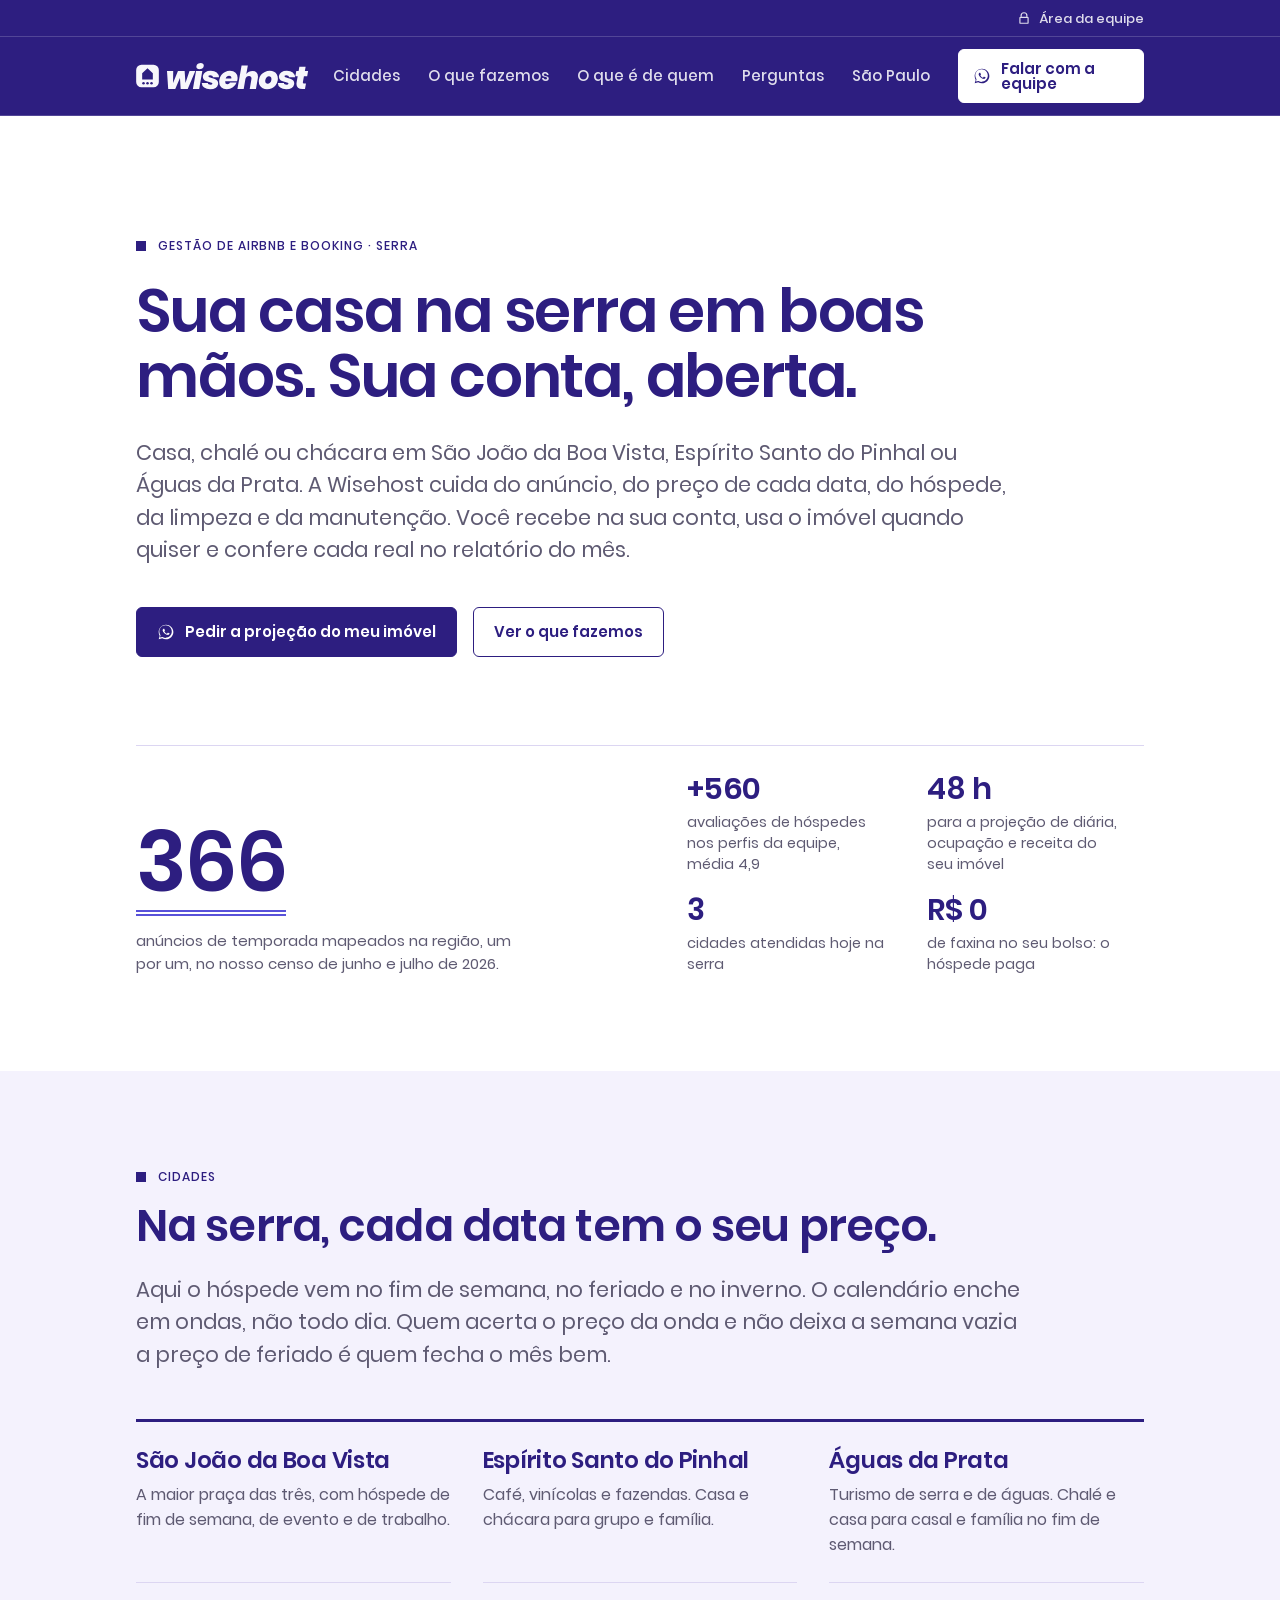
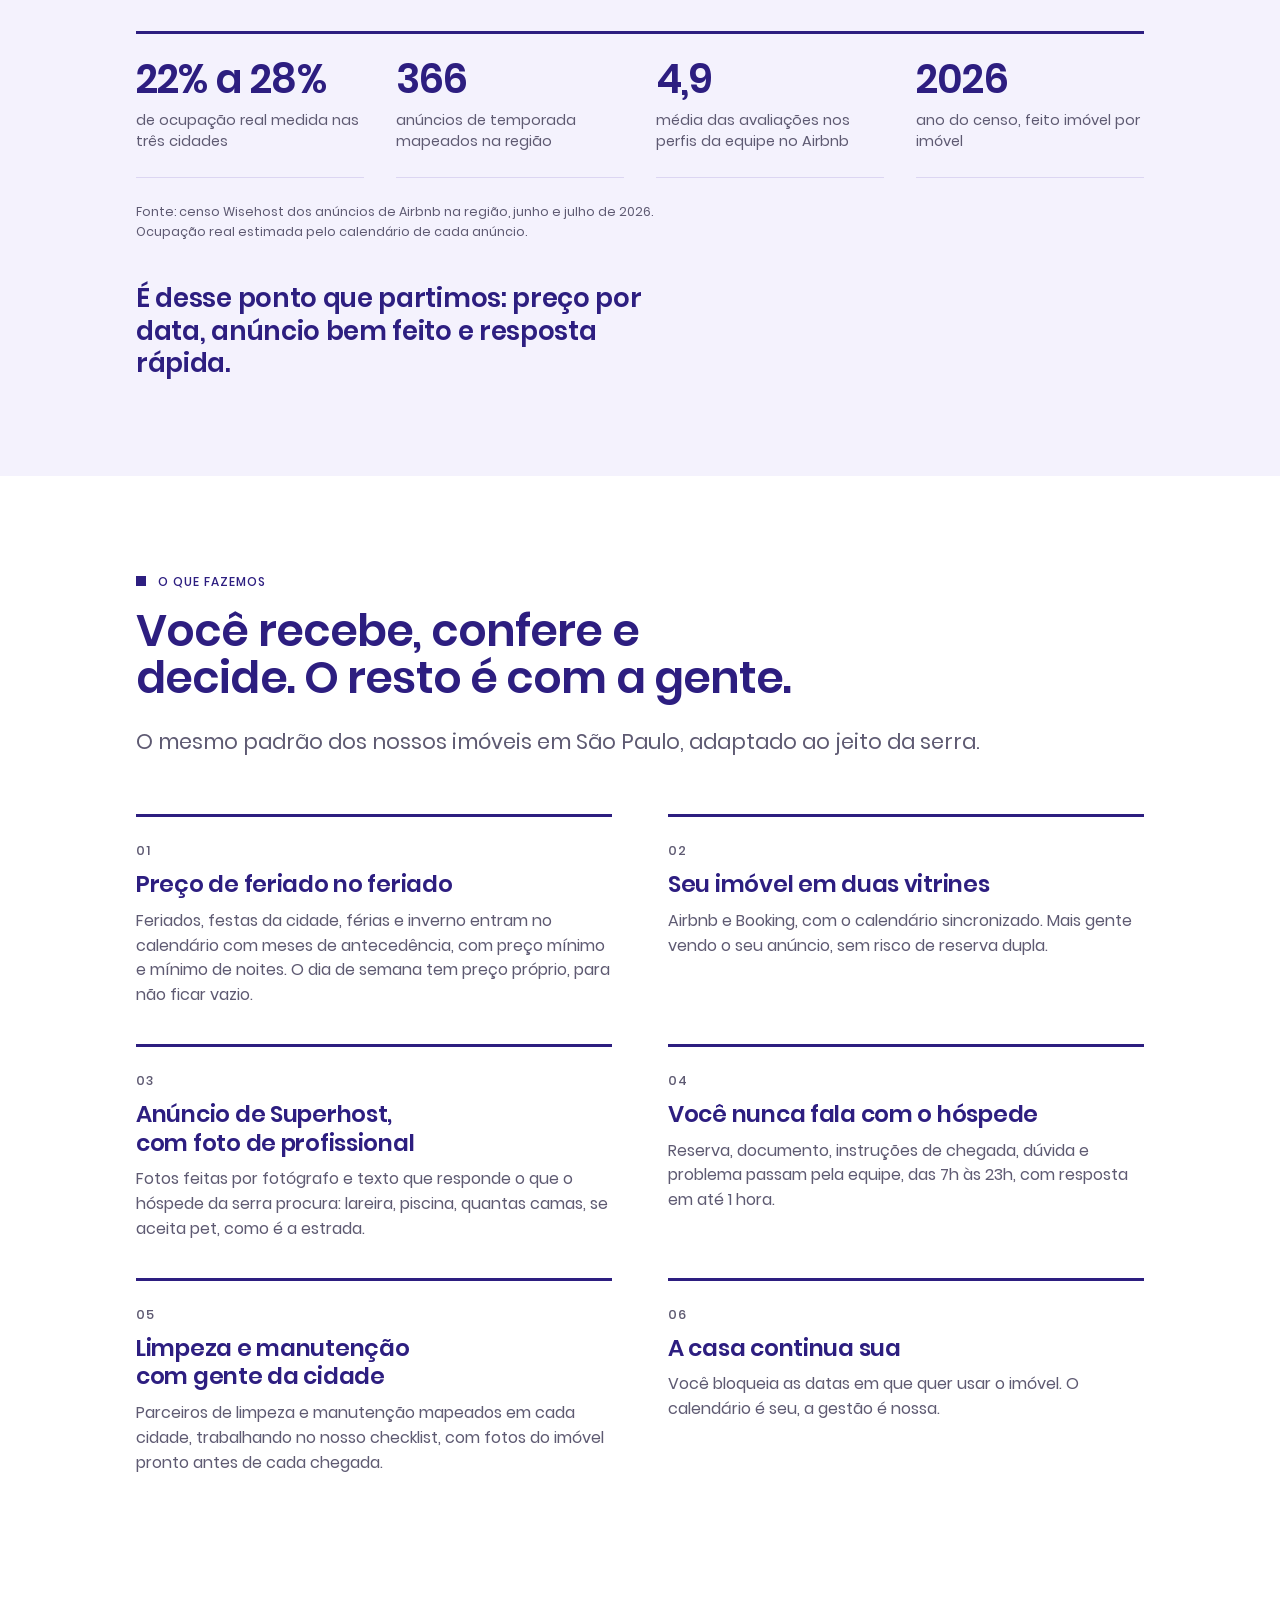
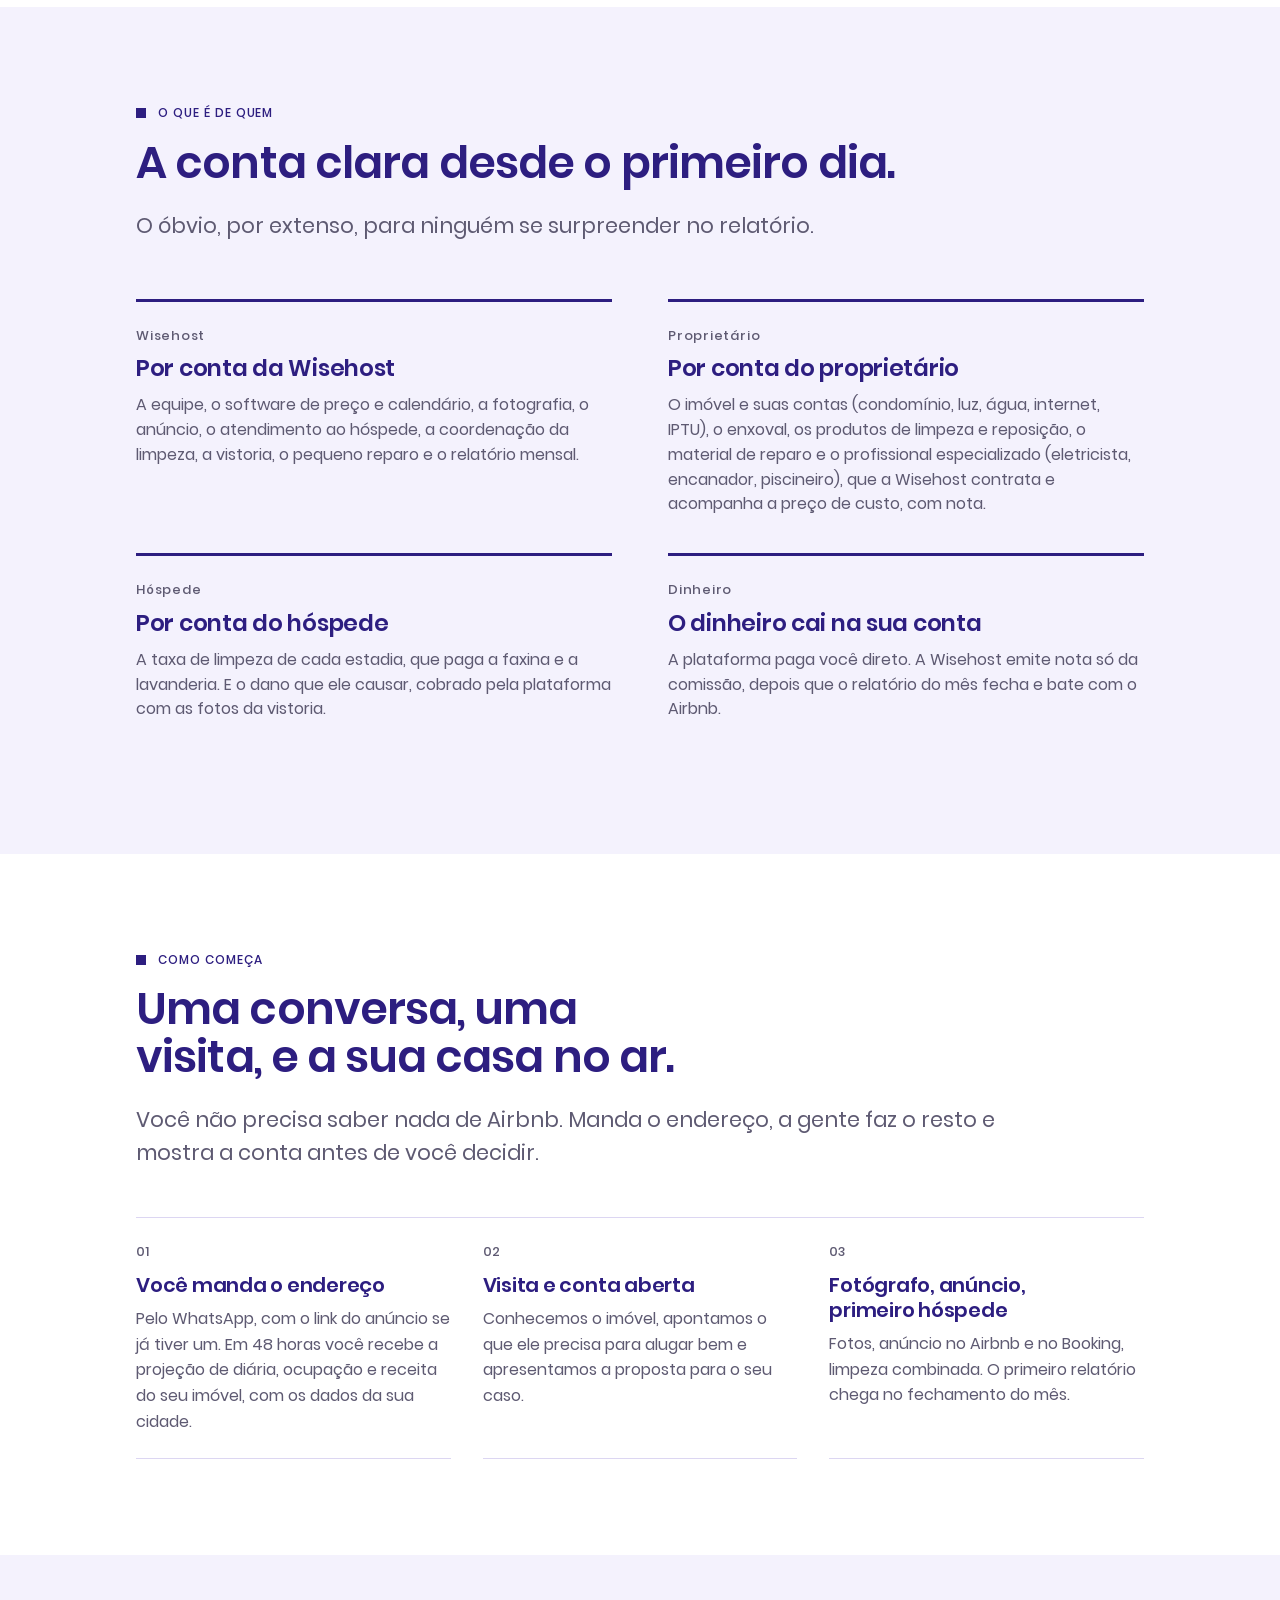
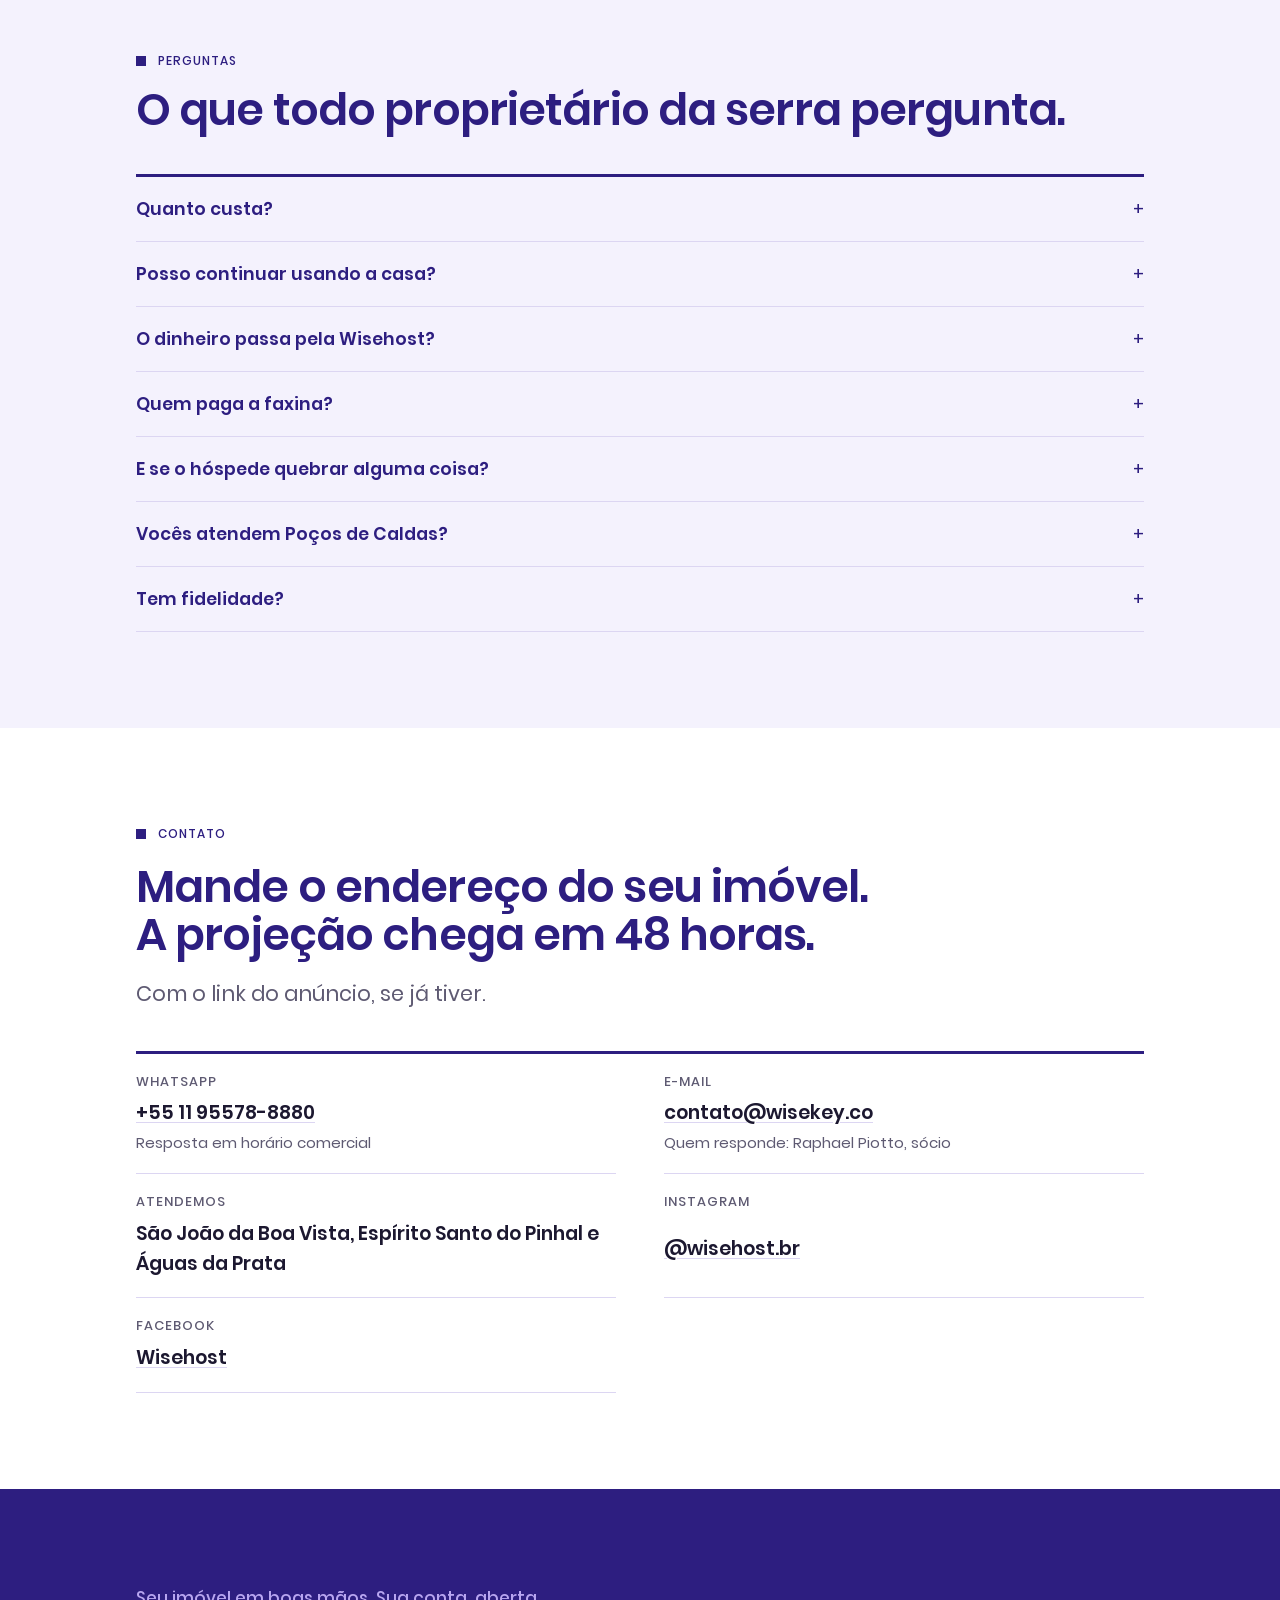
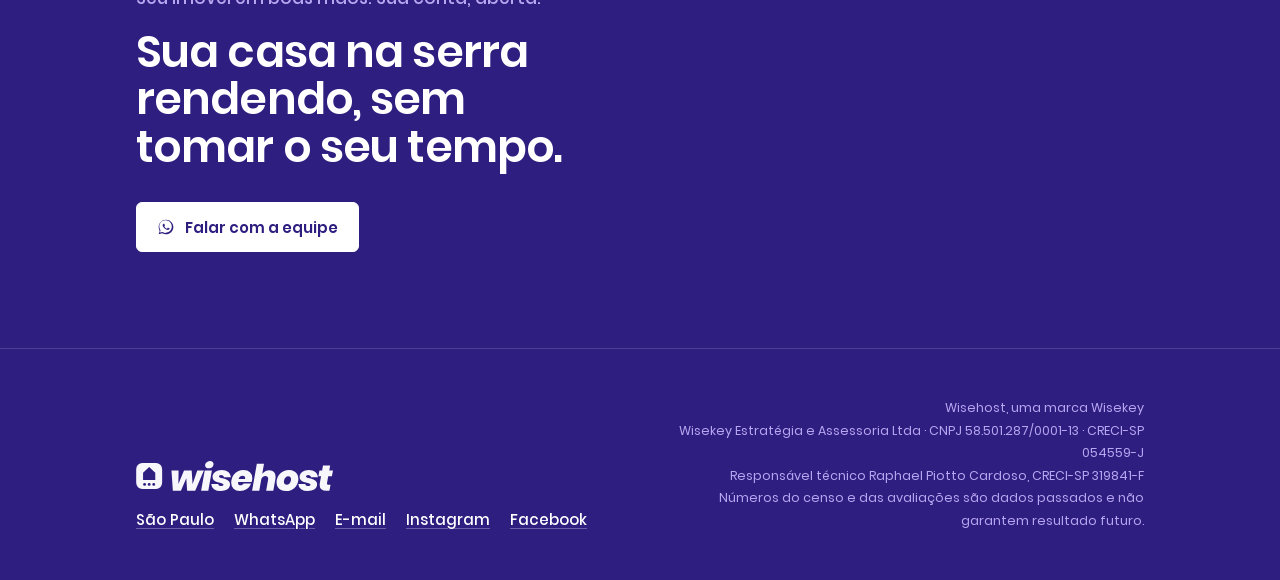
<file: serra/index.html>
<!doctype html>
<html lang="pt-BR">
<head>
<meta charset="utf-8">
<meta name="viewport" content="width=device-width, initial-scale=1, viewport-fit=cover">
<title>Wisehost · Gestão de Airbnb na serra</title>
<meta name="description" content="Gestão de casas, chalés e chácaras para temporada em São João da Boa Vista, Espírito Santo do Pinhal e Águas da Prata. Equipe de Superhosts, preço por data, relatório mensal conciliado.">
<link rel="canonical" href="https://wisesuperhost.com.br/serra/">
<meta name="theme-color" content="#2D1E80">
<link rel="icon" href="../assets/img/favicon.svg" type="image/svg+xml">
<link rel="icon" href="../assets/img/favicon-32.png" sizes="32x32" type="image/png">
<link rel="apple-touch-icon" href="../assets/img/apple-touch-icon.png">
<link rel="manifest" href="../site.webmanifest">

<meta property="og:type" content="website">
<meta property="og:locale" content="pt_BR">
<meta property="og:site_name" content="Wisehost">
<meta property="og:title" content="Wisehost · Gestão de Airbnb na serra">
<meta property="og:description" content="Seu imóvel em boas mãos. Sua conta, aberta. São João da Boa Vista, Espírito Santo do Pinhal e Águas da Prata.">
<meta property="og:url" content="https://wisesuperhost.com.br/serra/">
<meta property="og:image" content="https://wisesuperhost.com.br/assets/img/og-image.png">
<meta property="og:image:width" content="1200">
<meta property="og:image:height" content="630">
<meta name="twitter:card" content="summary_large_image">

<script type="application/ld+json">
{
  "@context": "https://schema.org",
  "@type": "ProfessionalService",
  "name": "Wisehost",
  "legalName": "Wisekey Estratégia e Assessoria Ltda",
  "url": "https://wisesuperhost.com.br/serra/",
  "telephone": "+5511955788880",
  "areaServed": ["São João da Boa Vista, SP", "Espírito Santo do Pinhal, SP", "Águas da Prata, SP"],
  "description": "Gestão de imóveis para aluguel por temporada no Airbnb e no Booking na serra paulista."
}
</script>

<link rel="preload" href="../assets/fonts/poppins-600.woff2" as="font" type="font/woff2" crossorigin>
<link rel="preload" href="../assets/fonts/poppins-400.woff2" as="font" type="font/woff2" crossorigin>
<link rel="stylesheet" href="../assets/css/site.css?v=20261119">
</head>
<body>

<svg width="0" height="0" style="position:absolute" aria-hidden="true">
  <symbol id="wa" viewBox="0 0 32 32"><path fill="currentColor" d="M16 2.9C8.8 2.9 2.9 8.8 2.9 16c0 2.5.7 4.9 1.9 7L3 29l6.2-1.7c2 1.1 4.3 1.7 6.8 1.7 7.2 0 13.1-5.9 13.1-13.1S23.2 2.9 16 2.9zm0 23.7c-2.2 0-4.4-.6-6.2-1.7l-.4-.2-4.2 1.1 1.1-4.1-.3-.4c-1.2-1.9-1.9-4.1-1.9-6.3 0-6.1 5-11.1 11.1-11.1s11.1 5 11.1 11.1-5.1 11.1-11.1 11.1zm5.9-8.2c-.3-.2-1.9-1-2.2-1.1-.3-.1-.5-.2-.7.2-.2.3-.8 1.1-1 1.3-.2.2-.4.2-.7.1-.3-.2-1.3-.5-2.5-1.6-.9-.8-1.5-1.8-1.7-2.1-.2-.3 0-.5.1-.7.1-.1.3-.4.5-.5.2-.2.2-.3.3-.5.1-.2.1-.4 0-.5-.1-.2-.7-1.7-.9-2.3-.2-.6-.5-.5-.7-.5h-.6c-.2 0-.5.1-.8.4-.3.3-1 1-1 2.4s1.1 2.8 1.2 3c.1.2 2.1 3.2 5.1 4.5.7.3 1.3.5 1.7.6.7.2 1.4.2 1.9.1.6-.1 1.9-.8 2.1-1.5.3-.7.3-1.4.2-1.5-.1-.1-.3-.2-.6-.3z"/></symbol>
  <symbol id="cad" viewBox="0 0 24 24"><path fill="none" stroke="currentColor" stroke-width="2" stroke-linecap="round" stroke-linejoin="round" d="M7 11V8a5 5 0 0 1 10 0v3M6 11h12a1 1 0 0 1 1 1v8a1 1 0 0 1-1 1H6a1 1 0 0 1-1-1v-8a1 1 0 0 1 1-1z"/></symbol>
</svg>

<div class="util"><div class="wrap"><a href="https://wisehost-app.onrender.com/" target="_blank" rel="noopener nofollow"><svg width="14" height="14" aria-hidden="true"><use href="#cad"/></svg>Área da equipe</a></div></div>

<header class="top"><div class="wrap in">
  <a class="logo" href="../" aria-label="Wisehost, início"><img src="../assets/img/wisehost-logo-branco.svg" alt="Wisehost" width="173" height="28"></a>
  <nav aria-label="Principal">
    <a href="#cidades">Cidades</a>
    <a href="#servico">O que fazemos</a>
    <a href="#conta">O que é de quem</a>
    <a href="#perguntas">Perguntas</a>
    <a href="../">São Paulo</a>
    <a class="btn solid" href="https://wa.me/5511955788880?text=Oi%2C%20vim%20pelo%20site%20da%20Wisehost.%20Tenho%20um%20im%C3%B3vel%20em%20%5Bcidade%5D%20na%20serra%20e%20quero%20conversar%20sobre%20a%20gest%C3%A3o." target="_blank" rel="noopener"><svg aria-hidden="true"><use href="#wa"/></svg>Falar com a equipe</a>
  </nav>
</div></header>

<main>

<div class="hero solo" id="topo"><div class="wrap">
  <p class="eyebrow">Gestão de Airbnb e Booking · Serra</p>
  <h1>Sua casa na serra em boas mãos. Sua conta, aberta.</h1>
  <p class="lede">Casa, chalé ou chácara em São João da Boa Vista, Espírito Santo do Pinhal ou Águas da Prata. A Wisehost cuida do anúncio, do preço de cada data, do hóspede, da limpeza e da manutenção. Você recebe na sua conta, usa o imóvel quando quiser e confere cada real no relatório do mês.</p>
  <div class="cta">
    <a class="btn navy" href="https://wa.me/5511955788880?text=Oi%2C%20vim%20pelo%20site%20da%20Wisehost.%20Tenho%20um%20im%C3%B3vel%20em%20%5Bcidade%5D%20na%20serra%20e%20quero%20conversar%20sobre%20a%20gest%C3%A3o." target="_blank" rel="noopener"><svg aria-hidden="true"><use href="#wa"/></svg>Pedir a projeção do meu imóvel</a>
    <a class="btn ghost" href="#servico" style="color:var(--navy)">Ver o que fazemos</a>
  </div>
  <div class="proof">
    <div>
      <div class="big n"><span class="total">366</span></div>
      <p class="bigk">anúncios de temporada mapeados na região, um por um, no nosso censo de junho e julho de 2026.</p>
    </div>
    <div class="facts">
      <div class="fact"><div class="v n">+560</div><div class="k">avaliações de hóspedes nos perfis da equipe, média 4,9</div></div>
      <div class="fact"><div class="v n">48 h</div><div class="k">para a projeção de diária, ocupação e receita do seu imóvel</div></div>
      <div class="fact"><div class="v n">3</div><div class="k">cidades atendidas hoje na serra</div></div>
      <div class="fact"><div class="v n">R$ 0</div><div class="k">de faxina no seu bolso: o hóspede paga</div></div>
    </div>
  </div>
</div></div>

<section class="tint" id="cidades"><div class="wrap">
  <div class="sec-h">
    <div><p class="eyebrow">Cidades</p><h2>Na serra, cada data tem o seu preço.</h2></div>
    <p class="lede">Aqui o hóspede vem no fim de semana, no feriado e no inverno. O calendário enche em ondas, não todo dia. Quem acerta o preço da onda e não deixa a semana vazia a preço de feriado é quem fecha o mês bem.</p>
  </div>
  <div class="cities">
    <div class="city"><h3>São João da Boa Vista</h3><p>A maior praça das três, com hóspede de fim de semana, de evento e de trabalho.</p></div>
    <div class="city"><h3>Espírito Santo do Pinhal</h3><p>Café, vinícolas e fazendas. Casa e chácara para grupo e família.</p></div>
    <div class="city"><h3>Águas da Prata</h3><p>Turismo de serra e de águas. Chalé e casa para casal e família no fim de semana.</p></div>
  </div>
  <div class="tiles">
    <div class="tile"><div class="v n">22% a 28%</div><div class="k">de ocupação real medida nas três cidades</div></div>
    <div class="tile"><div class="v n">366</div><div class="k">anúncios de temporada mapeados na região</div></div>
    <div class="tile"><div class="v n">4,9</div><div class="k">média das avaliações nos perfis da equipe no Airbnb</div></div>
    <div class="tile"><div class="v n">2026</div><div class="k">ano do censo, feito imóvel por imóvel</div></div>
  </div>
  <p class="src">Fonte: censo Wisehost dos anúncios de Airbnb na região, junho e julho de 2026. Ocupação real estimada pelo calendário de cada anúncio.</p>
  <p class="rule">É desse ponto que partimos: preço por data, anúncio bem feito e resposta rápida.</p>
</div></section>

<section id="servico"><div class="wrap">
  <div class="sec-h">
    <div><p class="eyebrow">O que fazemos</p><h2>Você recebe, confere e decide. O resto é com a gente.</h2></div>
    <p class="lede">O mesmo padrão dos nossos imóveis em São Paulo, adaptado ao jeito da serra.</p>
  </div>
  <div class="areas">
    <article class="area"><div class="num">01</div><h3>Preço de feriado no feriado</h3><p>Feriados, festas da cidade, férias e inverno entram no calendário com meses de antecedência, com preço mínimo e mínimo de noites. O dia de semana tem preço próprio, para não ficar vazio.</p></article>
    <article class="area"><div class="num">02</div><h3>Seu imóvel em duas vitrines</h3><p>Airbnb e Booking, com o calendário sincronizado. Mais gente vendo o seu anúncio, sem risco de reserva dupla.</p></article>
    <article class="area"><div class="num">03</div><h3>Anúncio de Superhost, com foto de profissional</h3><p>Fotos feitas por fotógrafo e texto que responde o que o hóspede da serra procura: lareira, piscina, quantas camas, se aceita pet, como é a estrada.</p></article>
    <article class="area"><div class="num">04</div><h3>Você nunca fala com o hóspede</h3><p>Reserva, documento, instruções de chegada, dúvida e problema passam pela equipe, das 7h às 23h, com resposta em até 1 hora.</p></article>
    <article class="area"><div class="num">05</div><h3>Limpeza e manutenção com gente da cidade</h3><p>Parceiros de limpeza e manutenção mapeados em cada cidade, trabalhando no nosso checklist, com fotos do imóvel pronto antes de cada chegada.</p></article>
    <article class="area"><div class="num">06</div><h3>A casa continua sua</h3><p>Você bloqueia as datas em que quer usar o imóvel. O calendário é seu, a gestão é nossa.</p></article>
  </div>
</div></section>

<section class="tint" id="conta"><div class="wrap">
  <div class="sec-h">
    <div><p class="eyebrow">O que é de quem</p><h2>A conta clara desde o primeiro dia.</h2></div>
    <p class="lede">O óbvio, por extenso, para ninguém se surpreender no relatório.</p>
  </div>
  <div class="areas">
    <article class="area"><div class="num">Wisehost</div><h3>Por conta da Wisehost</h3><p>A equipe, o software de preço e calendário, a fotografia, o anúncio, o atendimento ao hóspede, a coordenação da limpeza, a vistoria, o pequeno reparo e o relatório mensal.</p></article>
    <article class="area"><div class="num">Proprietário</div><h3>Por conta do proprietário</h3><p>O imóvel e suas contas (condomínio, luz, água, internet, IPTU), o enxoval, os produtos de limpeza e reposição, o material de reparo e o profissional especializado (eletricista, encanador, piscineiro), que a Wisehost contrata e acompanha a preço de custo, com nota.</p></article>
    <article class="area"><div class="num">Hóspede</div><h3>Por conta do hóspede</h3><p>A taxa de limpeza de cada estadia, que paga a faxina e a lavanderia. E o dano que ele causar, cobrado pela plataforma com as fotos da vistoria.</p></article>
    <article class="area"><div class="num">Dinheiro</div><h3>O dinheiro cai na sua conta</h3><p>A plataforma paga você direto. A Wisehost emite nota só da comissão, depois que o relatório do mês fecha e bate com o Airbnb.</p></article>
  </div>
</div></section>

<section id="como-comeca"><div class="wrap">
  <div class="sec-h">
    <div><p class="eyebrow">Como começa</p><h2>Uma conversa, uma visita, e a sua casa no ar.</h2></div>
    <p class="lede">Você não precisa saber nada de Airbnb. Manda o endereço, a gente faz o resto e mostra a conta antes de você decidir.</p>
  </div>
  <ol class="steps">
    <li><h3>Você manda o endereço</h3><p>Pelo WhatsApp, com o link do anúncio se já tiver um. Em 48 horas você recebe a projeção de diária, ocupação e receita do seu imóvel, com os dados da sua cidade.</p></li>
    <li><h3>Visita e conta aberta</h3><p>Conhecemos o imóvel, apontamos o que ele precisa para alugar bem e apresentamos a proposta para o seu caso.</p></li>
    <li><h3>Fotógrafo, anúncio, primeiro hóspede</h3><p>Fotos, anúncio no Airbnb e no Booking, limpeza combinada. O primeiro relatório chega no fechamento do mês.</p></li>
  </ol>
</div></section>

<section class="tint" id="perguntas"><div class="wrap">
  <div class="sec-h">
    <div><p class="eyebrow">Perguntas</p><h2>O que todo proprietário da serra pergunta.</h2></div>
  </div>
  <div class="faq">
    <details><summary>Quanto custa?</summary><p>Cada imóvel tem uma proposta, feita depois da projeção. Na conversa você vê a conta inteira antes de decidir.</p></details>
    <details><summary>Posso continuar usando a casa?</summary><p>Pode. Você bloqueia as datas no calendário com antecedência e a casa fica reservada para você.</p></details>
    <details><summary>O dinheiro passa pela Wisehost?</summary><p>Não. A plataforma paga você, na sua conta. A Wisehost emite nota só da comissão.</p></details>
    <details><summary>Quem paga a faxina?</summary><p>O hóspede, na taxa de limpeza de cada estadia. No seu relatório ela aparece separada.</p></details>
    <details><summary>E se o hóspede quebrar alguma coisa?</summary><p>Abrimos o pedido na plataforma com as fotos da vistoria de saída e cobramos do hóspede. O que a plataforma não cobrir sai no relatório, com nota.</p></details>
    <details><summary>Vocês atendem Poços de Caldas?</summary><p>Ainda não. Hoje atendemos São João da Boa Vista, Espírito Santo do Pinhal e Águas da Prata. Se o seu imóvel é em outra cidade da região, mande o endereço mesmo assim.</p></details>
    <details><summary>Tem fidelidade?</summary><p>Não. Você sai com 30 dias de aviso, e o anúncio e as avaliações vão com você.</p></details>
  </div>
</div></section>

<section class="contact" id="contato"><div class="wrap">
  <div class="head">
    <p class="eyebrow">Contato</p>
    <h2>Mande o endereço do seu imóvel. A projeção chega em 48 horas.</h2>
    <p class="lede">Com o link do anúncio, se já tiver.</p>
  </div>
  <dl class="ct">
    <div class="row"><dt>WhatsApp</dt><dd><a href="https://wa.me/5511955788880?text=Oi%2C%20vim%20pelo%20site%20da%20Wisehost.%20Tenho%20um%20im%C3%B3vel%20em%20%5Bcidade%5D%20na%20serra%20e%20quero%20conversar%20sobre%20a%20gest%C3%A3o." target="_blank" rel="noopener">+55 11 95578-8880</a><small>Resposta em horário comercial</small></dd></div>
    <div class="row"><dt>E-mail</dt><dd><a href="mailto:contato@wisekey.co">contato@wisekey.co</a><small>Quem responde: Raphael Piotto, sócio</small></dd></div>
    <div class="row"><dt>Atendemos</dt><dd>São João da Boa Vista, Espírito Santo do Pinhal e Águas da Prata</dd></div>
    <div class="row"><dt>Instagram</dt><dd><a href="https://www.instagram.com/wisehost.br/" target="_blank" rel="noopener">@wisehost.br</a></dd></div>
    <div class="row"><dt>Facebook</dt><dd><a href="https://www.facebook.com/profile.php?id=61595593742143" target="_blank" rel="noopener">Wisehost</a></dd></div>
  </dl>
</div></section>

<section class="close dark"><div class="wrap">
  <p class="sigline">Seu imóvel em boas mãos. Sua conta, aberta.</p>
  <h2>Sua casa na serra rendendo, sem tomar o seu tempo.</h2>
  <a class="btn solid" href="https://wa.me/5511955788880?text=Oi%2C%20vim%20pelo%20site%20da%20Wisehost.%20Tenho%20um%20im%C3%B3vel%20em%20%5Bcidade%5D%20na%20serra%20e%20quero%20conversar%20sobre%20a%20gest%C3%A3o." target="_blank" rel="noopener"><svg aria-hidden="true"><use href="#wa"/></svg>Falar com a equipe</a>
</div></section>

</main>

<footer><div class="wrap in">
  <div>
    <img src="../assets/img/wisehost-logo-branco.svg" alt="Wisehost" width="198" height="32" loading="lazy">
    <div class="links">
      <a href="../">São Paulo</a>
      <a href="https://wa.me/5511955788880" target="_blank" rel="noopener">WhatsApp</a>
      <a href="mailto:contato@wisekey.co">E-mail</a>
      <a href="https://www.instagram.com/wisehost.br/" target="_blank" rel="noopener">Instagram</a>
      <a href="https://www.facebook.com/profile.php?id=61595593742143" target="_blank" rel="noopener">Facebook</a>
    </div>
  </div>
  <div class="legal">Wisehost, uma marca Wisekey<br>Wisekey Estratégia e Assessoria Ltda · CNPJ 58.501.287/0001-13 · CRECI-SP 054559-J<br>Responsável técnico Raphael Piotto Cardoso, CRECI-SP 319841-F<br>Números do censo e das avaliações são dados passados e não garantem resultado futuro.</div>
</div></footer>

</body>
</html>
</file>
<file: assets/css/site.css>
/*
Sistema: manual de marca Wisehost v1 (15/10/2026, 01_Marca/03_Sistema_Visual) · logo v2, a chave digital
Tipo: Poppins em tudo, como o manual v1 revisto em 15/10: 600 título e número · 400 corpo · 500 rótulo. Escala 62/46/24/22/18/15/13. Corpo 18px, entrelinha 1,6.
Cor: tinta #1C1830 sobre branco (pedido do Raphael em 15/10: site claro, leve de ler) · navy #2D1E80 em título, topo, fecho e rodapé · lilás #F4F2FD de superfície · roxo #5851D9 só na dupla régua
Espaço: 4/8/12/16/24/32/48/64 · seção 96px desktop, 48px celular · raios 6/12/24
Assinatura: a dupla régua do contador embaixo de um único número por bloco
Lógica do funil: header → hero (o que o proprietário ganha + prova) → nossos studios (fotos andando + ocupação) → quem cuida (equipe Superhost + Raphael) → como enchemos → o que fica com você → hóspedes (avaliações andando) → como começa → perguntas → contato → fecho → rodapé
Revisão: textos novos com class="r"; <body class="revisao"> mostra [RASCUNHO]. Publicar sem a classe. Site institucional: sem preço.
Movimento: só CSS (keyframes em transform), pausa no hover, desliga em prefers-reduced-motion.
*/
@font-face{font-family:"Poppins";font-weight:400;font-style:normal;font-display:swap;src:url(../fonts/poppins-400.woff2) format("woff2")}
@font-face{font-family:"Poppins";font-weight:500;font-style:normal;font-display:swap;src:url(../fonts/poppins-500.woff2) format("woff2")}
@font-face{font-family:"Poppins";font-weight:600;font-style:normal;font-display:swap;src:url(../fonts/poppins-600.woff2) format("woff2")}
@font-face{font-family:"Poppins";font-weight:700;font-style:normal;font-display:swap;src:url(../fonts/poppins-700.woff2) format("woff2")}

:root{
  --navy:#2D1E80; --ink:#1C1830; --ink-2:#5E5A72;
  --paper:#FFFFFF; --surface:#F4F2FD; --line:#DCD6F2;
  --soft:#EEEBFA; --mist:#B8A6F0; --accent:#5851D9;
  --f:"Poppins","Helvetica Neue",Arial,sans-serif;
  --ease:cubic-bezier(0.23,1,0.32,1);
  --wrap:1120px;
  color-scheme:light;
}
*{box-sizing:border-box}
html{scroll-behavior:smooth;-webkit-text-size-adjust:100%}
body{margin:0;background:var(--paper);color:var(--ink);font-family:var(--f);font-size:17px;line-height:1.6;-webkit-font-smoothing:antialiased;overflow-x:hidden}
.wrap{max-width:var(--wrap);margin:0 auto;padding-inline:clamp(20px,5vw,56px)}
h1,h2,h3,h4{margin:0;text-wrap:balance;letter-spacing:-0.02em;line-height:1.08;font-weight:600}
h1{font-size:clamp(34px,5.4vw,60px)}
h2{font-size:clamp(28px,4vw,44px)}
h3{font-size:clamp(19px,2.2vw,23px);letter-spacing:-0.012em;line-height:1.25}
p{margin:0}
a{color:inherit}
a:focus-visible,button:focus-visible,summary:focus-visible{outline:2px solid currentColor;outline-offset:4px}
.eyebrow{font-size:12px;letter-spacing:.08em;text-transform:uppercase;font-weight:500;display:flex;align-items:center;gap:12px}
.eyebrow::before{content:"";width:10px;height:10px;background:currentColor;flex:none}
.lede{font-size:clamp(18px,2vw,21px);line-height:1.55;max-width:68ch;font-weight:400}
.n{font-weight:600;letter-spacing:-0.02em;font-variant-numeric:tabular-nums}
.revisao .r::before{content:"[RASCUNHO] ";font-size:11px;letter-spacing:.06em;font-weight:500;opacity:.7;vertical-align:.25em}
.revisao .r.block::before{display:block;grid-column:1/-1;margin-bottom:8px}
.total{display:inline-block;padding-bottom:6px;border-bottom:6px double var(--accent)}

.btn{font-weight:600;font-size:15px;line-height:1;text-decoration:none;padding:15px 20px;min-height:48px;border:1.5px solid currentColor;border-radius:6px;display:inline-flex;align-items:center;gap:10px;transition:background-color 140ms var(--ease),color 140ms var(--ease)}
.btn svg{width:18px;height:18px;flex:none}
.btn.solid{background:var(--paper);color:var(--navy);border-color:var(--paper)}
.btn.solid:hover{background:transparent;color:var(--paper)}
.btn.navy{background:var(--navy);color:var(--paper);border-color:var(--navy)}
.btn.navy:hover{background:transparent;color:var(--navy)}
.btn.ghost{background:transparent}

.top{position:sticky;top:env(safe-area-inset-top,0px);z-index:10;background:var(--navy);color:var(--paper);border-bottom:1px solid rgba(247,246,251,.18)}
.top .in{display:flex;align-items:center;justify-content:space-between;gap:24px;padding-block:12px}
.top .logo{display:block;line-height:0;text-decoration:none}
.top .logo img{height:28px;width:auto;display:block}
.top nav{display:flex;gap:28px;align-items:center;font-size:15px;font-weight:500}
.top nav a:not(.btn){text-decoration:none;opacity:.85;white-space:nowrap;transition:opacity 140ms var(--ease)}
.top nav a:not(.btn):hover{opacity:1}
.top nav .btn{padding:11px 14px;min-height:42px}
@media (max-width:860px){.top nav a:not(.btn){display:none}.top nav{gap:0}}
/* Faixa de serviço acima do menu: a entrada da equipe no app de operação. Fica fora do topo fixo e aparece em toda largura. */
.util{background:var(--navy);color:var(--paper);border-bottom:1px solid rgba(247,246,251,.18);font-size:13px;font-weight:500;line-height:1}
.util .wrap{display:flex;justify-content:flex-end}
.util a{display:inline-flex;align-items:center;gap:8px;min-height:36px;text-decoration:none;opacity:.85;transition:opacity 140ms var(--ease)}
.util a:hover{opacity:1}
.util svg{width:14px;height:14px;flex:none}

.hero{background:var(--paper);color:var(--ink);padding-block:clamp(64px,10vw,120px) clamp(56px,8vw,96px)}
.hero .eyebrow{color:var(--navy)}
.hero .grid{display:grid;grid-template-columns:minmax(0,1.05fr) minmax(0,.95fr);gap:40px 56px;align-items:center}
@media (max-width:820px){.hero .grid{grid-template-columns:1fr}}
.hero .pic{border-radius:24px;overflow:hidden;aspect-ratio:3/4;max-height:640px;justify-self:end;width:100%;max-width:480px}
@media (max-width:820px){.hero .pic{aspect-ratio:4/3;max-width:none;justify-self:stretch}}
.hero .pic img{width:100%;height:100%;object-fit:cover;display:block}
.hero h1{margin-top:24px;max-width:20ch;color:var(--navy)}
.hero .lede{margin-top:28px;color:var(--ink-2)}
.hero .cta{margin-top:40px;display:flex;gap:16px;flex-wrap:wrap}
.hero .proof{margin-top:clamp(56px,8vw,88px);border-top:1px solid var(--line);padding-top:28px;display:grid;grid-template-columns:minmax(0,1.1fr) minmax(0,1fr);gap:32px 48px;align-items:end}
@media (max-width:820px){.hero .proof{grid-template-columns:1fr}}
.hero .big{font-size:clamp(48px,7.5vw,84px);line-height:1}
.hero .big{color:var(--navy)}
.hero .bigk{margin-top:14px;font-size:15px;color:var(--ink-2);max-width:44ch;line-height:1.5}
.facts{display:grid;grid-template-columns:repeat(2,minmax(0,1fr));gap:20px 24px}
.fact .v{font-size:clamp(24px,2.8vw,30px);line-height:1;color:var(--navy)}
.fact .k{margin-top:8px;font-size:14.5px;color:var(--ink-2);line-height:1.45;max-width:22ch}

section{padding-block:clamp(48px,8vw,96px)}
.sec-h{display:grid;grid-template-columns:1fr;gap:20px;max-width:960px}
.sec-h .eyebrow{color:var(--navy);margin-bottom:16px}
.sec-h h2{color:var(--navy)}
.sec-h .lede{color:var(--ink-2);margin-top:4px}
.dark{background:var(--navy);color:var(--paper)}
.dark .sec-h .eyebrow{color:var(--mist)}
.dark .sec-h h2{color:var(--paper)}
.dark .sec-h .lede{color:var(--soft)}
.tint{background:var(--surface)}
.deepbg{background:var(--ink);color:var(--paper)}

/* faixas em movimento */
.marquee{overflow:hidden;margin-top:48px;-webkit-mask-image:linear-gradient(90deg,transparent,#000 6%,#000 94%,transparent);mask-image:linear-gradient(90deg,transparent,#000 6%,#000 94%,transparent)}
.marquee+.marquee{margin-top:16px}
.track{display:flex;gap:0;width:max-content;animation:slide 60s linear infinite}
.marquee.rev .track{animation-direction:reverse;animation-duration:75s}
.marquee.slow .track{animation-duration:55s}
.marquee:hover .track{animation-play-state:paused}
@keyframes slide{from{transform:translateX(0)}to{transform:translateX(-50%)}}
.shot{flex:none;width:420px;margin-right:16px;aspect-ratio:4/3;overflow:hidden;border-radius:12px;background:var(--surface)}
.shot{position:relative}
.shot img{width:100%;height:100%;object-fit:cover;display:block}
.selo{background:var(--surface);border:1px solid var(--line);color:var(--navy);font-size:12px;font-weight:600;letter-spacing:.02em;padding:5px 10px;border-radius:6px;display:inline-flex;align-items:center;gap:6px;vertical-align:middle;margin-left:10px;position:relative;top:-3px}
.selo::before{content:"";width:8px;height:8px;border-radius:50%;background:#FF385C}
@media (max-width:720px){.shot{width:280px}}
.card{flex:none;width:340px;margin-right:16px;background:var(--surface);border:1px solid var(--line);border-radius:12px;padding:22px 24px}
@media (max-width:720px){.card{width:280px}}
.card .stars{font-size:12px;color:var(--navy);letter-spacing:.14em}
.card p{margin-top:10px;font-size:16px;color:var(--ink);line-height:1.5}
.card cite{display:block;margin-top:12px;font-style:normal;font-size:12.5px;color:var(--ink-2);font-weight:500}
@media (prefers-reduced-motion:reduce){.track{animation:none;flex-wrap:wrap;width:auto}.marquee{mask-image:none;-webkit-mask-image:none}.track .dup{display:none}}

.tiles{display:grid;grid-template-columns:repeat(4,minmax(0,1fr));gap:0 32px;margin-top:48px;border-top:3px solid var(--navy)}
@media (max-width:820px){.tiles{grid-template-columns:repeat(2,minmax(0,1fr))}}
.tile{padding:24px 0;border-bottom:1px solid var(--line)}
.tile .v{font-size:clamp(28px,3.4vw,40px);line-height:1.05;color:var(--navy)}
.tile .k{margin-top:10px;font-size:14.5px;color:var(--ink-2);line-height:1.5;max-width:26ch}
.src{margin-top:24px;font-size:12.5px;color:var(--ink-2);max-width:70ch;line-height:1.6}
.rule{margin-top:40px;font-weight:600;font-size:clamp(20px,2.4vw,26px);letter-spacing:-0.012em;max-width:34ch;line-height:1.25;color:var(--navy)}
.dark .rule{color:var(--paper)}

/* quem cuida */
@media (max-width:820px){.who{grid-template-columns:1fr}}
.team{display:grid;grid-template-columns:repeat(2,minmax(0,1fr));gap:0 48px;margin-top:56px;border-top:3px solid var(--navy)}
@media (max-width:720px){.team{grid-template-columns:1fr}}
.pp{padding:28px 0 32px;border-bottom:1px solid var(--line)}
.pp h3{color:var(--navy)}
.pp .tag{font-size:13.5px;color:var(--ink-2);margin-top:8px;font-weight:500}
.pp p{margin-top:12px;font-size:16px;color:var(--ink-2)}
.pp .stats{display:grid;grid-template-columns:repeat(3,minmax(0,1fr));gap:12px;margin-top:20px}
.pp .stats .v{font-size:clamp(22px,2.6vw,28px);color:var(--navy);line-height:1}
.pp .stats .k{margin-top:6px;font-size:13.5px;color:var(--ink-2);line-height:1.4}
.pp .lk{display:inline-block;margin-top:18px;font-weight:600;font-size:15px;color:var(--navy);text-decoration:underline;text-underline-offset:3px}
.crew{margin-top:64px;border-top:3px solid var(--navy);padding-top:32px}
.crew h3{color:var(--navy)}
.crew ul{list-style:none;margin:28px 0 0;padding:0;display:grid;grid-template-columns:repeat(3,minmax(0,1fr));gap:28px 48px}
@media (max-width:820px){.crew ul{grid-template-columns:1fr}}
.crew li{padding:0 0 20px 22px;position:relative;font-size:16px;color:var(--ink-2);line-height:1.5;border-bottom:1px solid var(--line)}
.crew li::before{content:"";position:absolute;left:0;top:.5em;width:8px;height:8px;background:var(--navy)}
.crew li b{display:block;font-weight:600;color:var(--navy);font-size:16.5px;margin-bottom:2px}

/* áreas */
.areas{display:grid;grid-template-columns:repeat(2,minmax(0,1fr));gap:0 56px;margin-top:56px}
@media (max-width:820px){.areas{grid-template-columns:1fr}}
.area{border-top:3px solid var(--navy);padding:24px 0 36px}
.area .num{font-size:13px;color:var(--ink-2);letter-spacing:.06em;font-weight:500}
.area h3{margin-top:8px;color:var(--navy)}
.area p{margin-top:10px;font-size:16px;color:var(--ink-2);line-height:1.55}

.steps{margin:48px 0 0;padding:0;list-style:none;counter-reset:s;display:grid;grid-template-columns:repeat(3,minmax(0,1fr));gap:0 32px;border-top:1px solid var(--line)}
@media (max-width:820px){.steps{grid-template-columns:1fr}}
.steps li{counter-increment:s;padding:24px 0;border-bottom:1px solid var(--line)}
.steps li::before{content:counter(s,decimal-leading-zero);font-size:13px;color:var(--ink-2);display:block;font-weight:500}
.steps h3{margin-top:10px;color:var(--navy);font-size:20px}
.steps p{margin-top:8px;font-size:16px;color:var(--ink-2)}

.faq{margin-top:40px;border-top:3px solid var(--navy)}
.faq details{border-bottom:1px solid var(--line)}
.faq summary{cursor:pointer;list-style:none;padding:18px 0;font-weight:600;font-size:17.5px;color:var(--navy);display:flex;justify-content:space-between;gap:16px}
.faq summary::-webkit-details-marker{display:none}
.faq summary::after{content:"+";flex:none;font-weight:400}
.faq details[open] summary::after{content:"–"}
.faq p{padding:0 0 20px;font-size:16.5px;color:var(--ink-2);max-width:80ch;line-height:1.55}

.contact .head{max-width:960px}
.contact h2{color:var(--navy)}
.contact .eyebrow{color:var(--navy);margin-bottom:20px}
.contact .lede{margin-top:20px;color:var(--ink-2)}
.ct{border-top:3px solid var(--navy);margin:40px 0 0;display:grid;grid-template-columns:repeat(2,minmax(0,1fr));gap:0 48px}
@media (max-width:720px){.ct{grid-template-columns:1fr}}
.ct .row{display:grid;grid-template-columns:1fr;gap:6px;padding:18px 0;border-bottom:1px solid var(--line)}
.ct dt{font-size:13px;letter-spacing:.08em;text-transform:uppercase;color:var(--ink-2);font-weight:500}
.ct dd{margin:0;font-weight:600;font-size:19px;color:var(--ink);overflow-wrap:anywhere}
.ct dd a{text-decoration:underline;text-underline-offset:3px;text-decoration-color:var(--line)}
.ct dd small{display:block;font-weight:400;font-size:15px;color:var(--ink-2);margin-top:2px}

.close{padding-block:clamp(48px,8vw,96px)}
.close .sigline{font-weight:500;font-size:17px;color:var(--mist)}
.close h2{margin-top:16px;max-width:20ch}
.close .btn{margin-top:32px}
footer{background:var(--navy);color:var(--mist);padding-block:48px;border-top:1px solid rgba(247,246,251,.15)}
footer .in{display:flex;justify-content:space-between;gap:24px 48px;flex-wrap:wrap;align-items:flex-end}
footer img{height:32px;width:auto;display:block}
footer .links{margin-top:16px;display:flex;gap:20px;flex-wrap:wrap;font-size:15px;font-weight:500}
footer .links a{color:var(--paper);text-decoration:underline;text-underline-offset:3px;text-decoration-color:rgba(247,246,251,.3)}
footer .legal{font-size:12.5px;line-height:1.8;text-align:right;max-width:60ch}
@media (max-width:720px){footer .legal{text-align:left}}
@media (prefers-reduced-motion:reduce){html{scroll-behavior:auto}*{transition:none!important}}

/* praças */
.pracas{display:grid;grid-template-columns:repeat(2,minmax(0,1fr));gap:24px;margin-top:48px}
@media (max-width:720px){.pracas{grid-template-columns:1fr}}
.praca{display:block;text-decoration:none;background:var(--surface);border:1px solid var(--line);border-top:3px solid var(--navy);border-radius:12px;padding:28px 28px 32px;transition:border-color 140ms var(--ease),transform 140ms var(--ease)}
.praca:hover{border-color:var(--accent);transform:translateY(-2px)}
.praca .num{font-size:13px;color:var(--ink-2);letter-spacing:.06em;font-weight:500}
.praca h3{margin-top:8px;color:var(--navy);font-size:clamp(24px,2.8vw,30px)}
.praca p{margin-top:12px;font-size:16px;color:var(--ink-2);line-height:1.55;max-width:44ch}
.praca .go{display:inline-block;margin-top:20px;font-weight:600;font-size:15px;color:var(--navy);text-decoration:underline;text-underline-offset:3px}
.cities{display:grid;grid-template-columns:repeat(3,minmax(0,1fr));gap:0 32px;margin-top:48px;border-top:3px solid var(--navy)}
@media (max-width:820px){.cities{grid-template-columns:1fr}}
.city{padding:24px 0;border-bottom:1px solid var(--line)}
.city h3{color:var(--navy)}
.city p{margin-top:8px;font-size:16px;color:var(--ink-2);line-height:1.55}
.hero.solo .grid{grid-template-columns:1fr}
.hero.solo h1{max-width:22ch}
</file>
